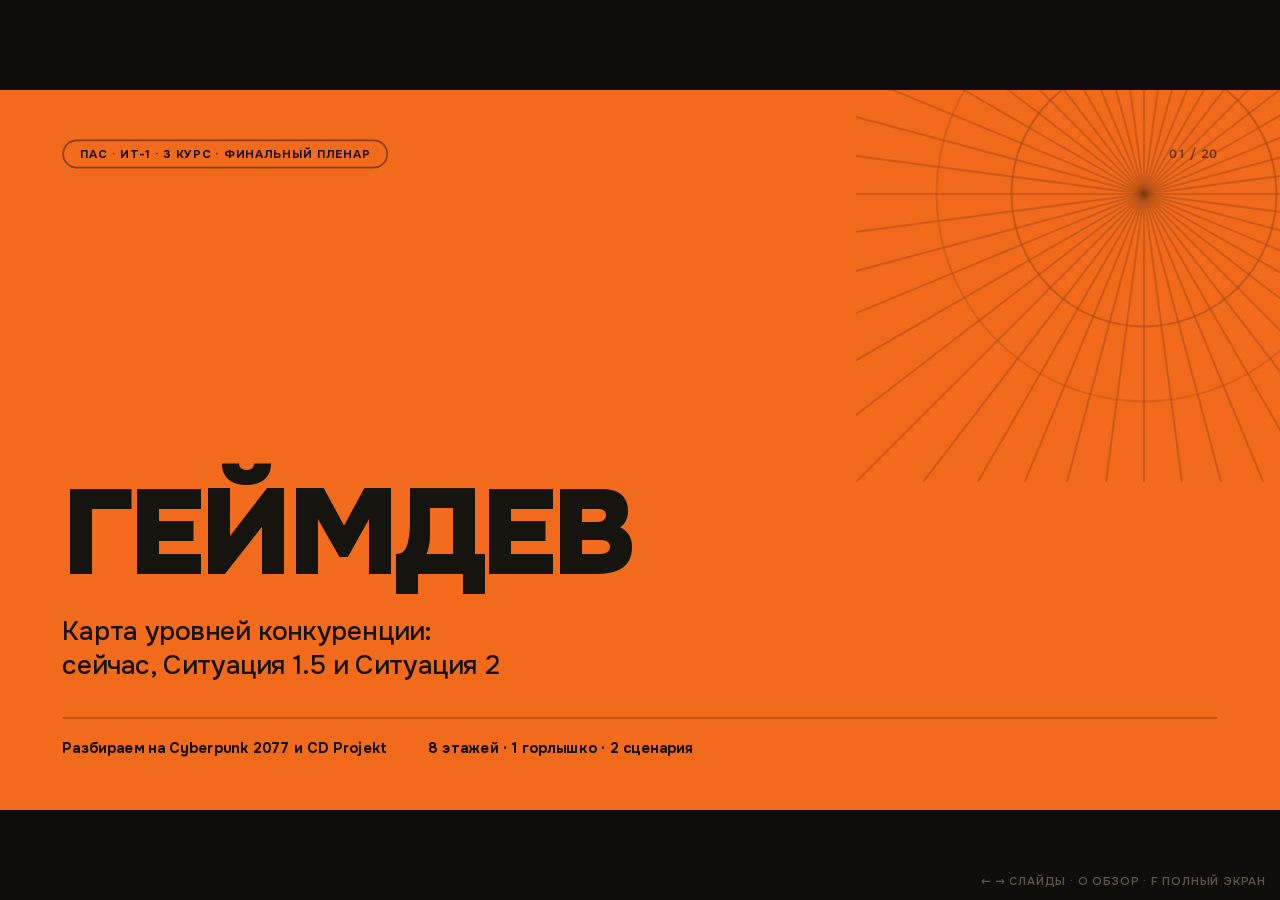
<file: index.html>
<!doctype html>
<html lang="ru">
<head>
<meta charset="utf-8">
<meta name="viewport" content="width=device-width,initial-scale=1">
<title>Геймдев · Такт 2 — объекты конкуренции и бутылочные горлышки</title>
<style>
@font-face{font-family:'Onest';font-style:normal;font-weight:100 900;font-display:block;src:url([data-uri]) format('woff2');unicode-range:U+0301, U+0400-045F, U+0490-0491, U+04B0-04B1, U+2116}
@font-face{font-family:'Onest';font-style:normal;font-weight:100 900;font-display:block;src:url([data-uri]) format('woff2');unicode-range:U+0000-00FF, U+0131, U+0152-0153, U+02BB-02BC, U+02C6, U+02DA, U+02DC, U+0304, U+0308, U+0329, U+2000-206F, U+20AC, U+2122, U+2191, U+2193, U+2212, U+2215, U+FEFF, U+FFFD}

/* ============ токены ============ */
:root{
  --paper:#F1ECE3;      /* кремовая бумага — основной фон */
  --paper-2:#E7E1D5;    /* вторая бумага, для полос и заливок */
  --tile:#FFFFFF;       /* плитки логотипов и карточки */
  --ink:#16140F;        /* текст, 15:1 к бумаге */
  --muted:#6B6558;      /* вторичный текст, 5.6:1 к бумаге */
  --hair:#D3CCBE;       /* линейки */
  --jet:#14130F;        /* полноэкранные тёмные слайды */
  --flame:#F26A1B;      /* единственный акцент */
  --flame-ink:#B34405;  /* оранжевый для мелкого текста на бумаге, 4.8:1 */
  --sage:#DCE2D9;       /* мягкая карточка */
  --f:'Onest','Segoe UI',system-ui,-apple-system,sans-serif;
}

*{box-sizing:border-box;margin:0;padding:0}
html,body{height:100%;background:#0E0D0B;overflow:hidden}
body{font-family:var(--f);color:var(--ink);-webkit-font-smoothing:antialiased}

/* ============ сцена 16:9 ============ */
#stage{position:fixed;inset:0;overflow:hidden;background:#0E0D0B}
#deck{position:absolute;left:50%;top:50%;width:1600px;height:900px;
  transform:translate(-50%,-50%) scale(var(--s,1));transform-origin:center center;
  background:var(--paper);overflow:hidden}

/* ============ слайд ============ */
.s{position:absolute;inset:0;z-index:3;padding:62px 78px 66px;
  opacity:0;visibility:hidden;pointer-events:none;
  display:flex;flex-direction:column;background:var(--paper)}
.s.live{opacity:1;visibility:visible;pointer-events:auto}
.s.dark{background:var(--jet);color:var(--paper)}
.s.hot{background:var(--flame);color:var(--ink)}

/* верхняя строка: пилюля слева, счётчик справа */
.top{display:flex;justify-content:space-between;align-items:center;margin-bottom:34px;flex:none}
/* на слайдах с прижатым/центрированным контентом шапка всё равно держится сверху */
.cover .top,.sec .top{margin-bottom:auto}
.pill{display:inline-flex;align-items:center;height:36px;padding:0 20px;border-radius:999px;
  border:2px solid var(--ink);font-size:14.5px;font-weight:700;letter-spacing:.08em;
  text-transform:uppercase;white-space:nowrap}
.dark .pill{border-color:rgba(241,236,227,.42);color:var(--paper)}
.hot .pill{border-color:rgba(22,20,15,.5)}
.cnt{font-size:15px;font-weight:600;color:var(--muted);font-variant-numeric:tabular-nums;letter-spacing:.04em}
.dark .cnt{color:rgba(241,236,227,.55)}
.hot .cnt{color:rgba(22,20,15,.62)}

/* ============ типографика ============ */
h1{font-weight:900;letter-spacing:-.035em;line-height:1.0;text-transform:uppercase}
h2{font-weight:800;font-size:62px;letter-spacing:-.03em;line-height:1.02}
h3{font-weight:700;font-size:21px;letter-spacing:-.012em;line-height:1.2}
p{font-size:24px;line-height:1.46;max-width:60ch}
.lede{font-size:31px;line-height:1.34;font-weight:400}
.mut{color:var(--muted)}
.dark .mut{color:rgba(241,236,227,.66)}
.hot .mut{color:rgba(22,20,15,.72)}
strong{font-weight:700}
b{font-weight:700}
.ob{color:var(--flame-ink);font-weight:600}       /* объект конкуренции */
.dark .ob,.hot .ob{color:var(--flame)}
.dark .ob{color:#FF8B3D}
.hot .ob{color:var(--ink);text-decoration:underline;text-underline-offset:4px;text-decoration-thickness:2px}

/* появление */
.r{opacity:0;transform:translateY(12px)}
.s.live .r{animation:rise .46s cubic-bezier(.22,.75,.2,1) forwards;animation-delay:calc(var(--i,0)*58ms + 90ms)}
@keyframes rise{to{opacity:1;transform:none}}

/* ============ обложка ============ */
.cover{justify-content:flex-end;overflow:hidden}
.cover h1{font-size:150px;line-height:1.0;padding-top:.02em}
.cover .sub{font-size:33px;font-weight:500;line-height:1.28;margin-top:26px;max-width:30ch}
.cover .meta-b{display:flex;gap:52px;margin-top:44px;padding-top:26px;
  border-top:2px solid rgba(22,20,15,.28);font-size:18px;font-weight:700;letter-spacing:.02em}
.rays{position:absolute;right:-190px;top:-230px;width:720px;height:720px;opacity:.5;pointer-events:none}

/* ============ разделитель раздела ============ */
.sec{justify-content:center}
.sec .huge{position:absolute;right:78px;top:44px;font-size:250px;font-weight:900;
  letter-spacing:-.05em;line-height:.8;color:var(--flame)}
.sec h1{font-size:104px;max-width:14ch}
.sec .note{margin-top:30px;font-size:24px;line-height:1.5;max-width:52ch;color:rgba(241,236,227,.72)}

/* ============ карта уровней ============ */
.map{flex:1;display:flex;flex-direction:column;gap:7px;min-height:0}
.lvl{display:grid;grid-template-columns:58px 250px 1fr auto;align-items:center;gap:0 24px;
  background:var(--tile);border-radius:14px;padding:8px 22px 8px 16px;flex:1;min-height:0}
.lvl .no{font-size:24px;font-weight:800;color:var(--muted);font-variant-numeric:tabular-nums;
  text-align:center;letter-spacing:-.02em}
.lvl .nm{font-size:26px;font-weight:800;letter-spacing:-.025em;line-height:1.08}
.lvl .oj{font-size:24px;font-weight:600;color:var(--flame-ink);line-height:1.18}
.lvl .who{display:flex;align-items:center;gap:20px;justify-content:flex-end;min-width:322px}
.lvl .who .ic{width:46px;height:46px;flex:none}
.lvl .who .txt{font-size:15.5px;color:var(--muted);line-height:1.26;text-align:right;max-width:150px}
.lvl.neck{background:var(--jet)}
.lvl.neck .nm{color:var(--flame)}
.lvl.neck .no{color:rgba(242,106,27,.75)}
.lvl.neck .oj{color:#FF9A52}
.lvl.neck .who .txt{color:rgba(241,236,227,.62)}
.maphead{display:grid;grid-template-columns:58px 250px 1fr auto;gap:0 24px;padding:0 22px 10px 16px;
  font-size:13.5px;font-weight:700;letter-spacing:.1em;text-transform:uppercase;color:var(--muted);flex:none}
.maphead span:last-child{min-width:322px;text-align:right}

/* ============ логотипы ============ */
.ic{fill:currentColor}
.lvl.neck .who .ic{color:var(--paper)!important}

/* ============ состояния строк карты: 1.5 и 2 ============ */
.lvl{position:relative}
.lvl .tag{display:inline-block;margin-left:12px;padding:3px 10px;border-radius:999px;font-size:12.5px;
  font-weight:700;letter-spacing:.03em;vertical-align:middle;white-space:nowrap}
.lvl.grow{box-shadow:inset 4px 0 0 var(--flame)}
.lvl.grow .tag{background:#F9DFCB;color:var(--flame-ink)}
.lvl.shrink{opacity:.62;background:var(--paper-2)}
.lvl.shrink .nm{text-decoration:line-through;text-decoration-thickness:2px;text-decoration-color:var(--flame)}
.lvl.shrink .tag{background:var(--hair);color:var(--ink)}
.lvl.merged{box-shadow:inset 4px 0 0 var(--ink);background:#FBF9F4}
.lvl.merged .tag{background:var(--ink);color:var(--paper)}
.lvl.neck .tag{background:rgba(242,106,27,.22);color:#FF9A52}
/* карты 1.5 и 2: двухстрочные названия и подписи состояний требуют компактной строки */
.map.dyn{gap:6px}
.map.dyn .lvl{padding:5px 18px 5px 14px;gap:0 18px;grid-template-columns:50px 232px 1fr auto}
.map.dyn .lvl .no{font-size:19px}
.map.dyn .lvl .nm{font-size:20px;line-height:1.05}
.map.dyn .lvl .oj{font-size:19px;line-height:1.15;display:flex;flex-direction:column;align-items:flex-start;gap:4px}
.map.dyn .lvl .tag{margin-left:0;font-size:11.5px;padding:2px 9px;line-height:1.2}
.map.dyn .lvl .who .ic{width:36px;height:36px}
.map.dyn .lvl .who img.ic{height:32px!important;max-width:92px}
.map.dyn .lvl .who{gap:14px;min-width:300px}
.maplegend{display:flex;gap:26px;flex:none;margin-bottom:10px;font-size:13px;color:var(--muted)}
.maplegend i{display:inline-block;width:14px;height:14px;border-radius:4px;vertical-align:-2px;margin-right:7px}

/* ============ плитки логотипов ============ */
.wall{display:grid;gap:11px;flex:1;min-height:0}
.tile{background:var(--tile);border-radius:13px;display:flex;flex-direction:column;
  align-items:center;justify-content:center;gap:9px;padding:13px 8px;min-height:0}
.tile .ic{width:64px;height:64px;flex:none}
.tile .nmb{font-size:15px;font-weight:600;color:var(--muted);text-align:center;line-height:1.2}
.tile.wide{flex-direction:row;gap:14px;justify-content:flex-start;padding:15px 18px}
.tile.wide svg{width:34px;height:34px}
.tile.wide .nmb{text-align:left;font-size:14.5px;color:var(--ink);font-weight:700}
.wallgrp{display:flex;flex-direction:column;gap:12px;min-height:0}
.wallgrp .cap{font-size:17px;font-weight:600;letter-spacing:.02em;color:var(--ink);flex:none;line-height:1.3}
.wallgrp .cap b{font-weight:900}
.wallgrp .cap em{font-style:normal;color:var(--flame-ink);font-weight:700}
.wallgrp.hot .cap em{color:var(--ink)}
.wallgrp .grid{display:grid;gap:9px;flex:1;min-height:0}

/* ============ пайплайн: шаги со стрелками ============ */
.pipe{display:flex;align-items:stretch;gap:0;flex:1;min-height:0;margin-top:8px}
/* цепочка без иконок — шаги по контенту и по центру полосы */
.pipe.compact{align-items:center}
.pipe .st{flex:1;min-width:0;background:var(--tile);border-radius:16px;padding:24px 22px;
  display:flex;flex-direction:column}
.pipe .st.last{background:var(--flame)}
/* шаг без иконки — контент по центру, иначе низ пустует */
.pipe .st.mid{justify-content:center;align-self:center}
.pipe .st.mid h5{margin-top:0}
.pipe .st .no{font-size:13px;font-weight:800;letter-spacing:.1em;color:var(--flame-ink);margin-bottom:14px}
.pipe .st.last .no{color:rgba(22,20,15,.7)}
.pipe .st .badge{width:96px;height:96px;margin-bottom:auto;flex:none}
.pipe .st .ui{width:52px;height:52px}
.pipe .st.last .ui{stroke:var(--ink)}
.pipe .st .badge + h5{margin-top:16px}
.pipe .st h5{font-size:20px;font-weight:800;letter-spacing:-.02em;line-height:1.12;margin:16px 0 8px}
.pipe .st p{font-size:15px;line-height:1.32;color:var(--muted);max-width:none}
.pipe .st.last p{color:rgba(22,20,15,.78)}
.pipe .ar{flex:0 0 34px;display:flex;align-items:center;justify-content:center}
.pipe .ar::after{content:"";width:0;height:0;border:9px solid transparent;border-left:12px solid var(--flame)}

/* ============ платформа против витрины ============ */
.pvs{background:var(--tile);border-radius:16px;padding:22px 28px;margin-top:18px;
     font-size:21px;line-height:1.4;color:var(--muted)}
.pvs b{color:var(--ink);font-weight:700}

/* ============ смысловые иконки ============ */
/* иконка — иллюстрация в круглом бейдже, а не буллит */
.badge{width:150px;height:150px;border-radius:50%;background:var(--paper-2);display:grid;
    place-items:center;flex:none}
.card.dark .badge{background:rgba(241,236,227,.1)}
.card.sage .badge{background:rgba(255,255,255,.72)}
.card.hot .badge{background:rgba(22,20,15,.12)}
.ui{width:84px;height:84px;flex:none;stroke:var(--flame);stroke-width:1.5;fill:none;
    stroke-linecap:round;stroke-linejoin:round}
.card.dark .ui{stroke:var(--flame)}
.card.hot .ui{stroke:var(--ink)}
.ui.big{width:76px;height:76px;stroke-width:1.9}

/* ============ сравнение двух этажей ============ */
.vs{display:grid;grid-template-columns:1fr 48px 1fr;align-items:stretch;gap:0;
    background:var(--tile);border-radius:14px;padding:15px 24px}
.vs .side{display:flex;flex-direction:column;justify-content:center}
.vs .side .lb{font-size:12.5px;font-weight:700;letter-spacing:.09em;text-transform:uppercase;
    color:var(--muted);margin-bottom:6px}
.vs .side .tx{font-size:19px;line-height:1.28;font-weight:600}
.vs .side .tx em{font-style:normal;color:var(--flame-ink)}
.vs .mid{display:flex;align-items:center;justify-content:center;font-size:24px;
    font-weight:900;color:var(--flame)}

/* ============ стена логотипов: группы как отдельные панели ============ */
.wallgrp{background:var(--paper-2);border-radius:16px;padding:18px 20px 20px}
.wallgrp.hot{background:#F9DFCB}
.tile.mark{outline:3px solid var(--flame);outline-offset:-3px}
.tile.mark .nmb{color:var(--flame-ink);font-weight:800}

/* ============ карточки ============ */
.cards{display:grid;gap:15px}
.cards > *{min-width:0}
.card *{min-width:0}
/* только прямой потомок слайда растёт: вложенные сетки остаются по контенту */
.s > .cards{flex:1;min-height:0}
/* карточки не растягиваются на всю высоту: короткий текст в высокой карточке
   оставлял пустоты сверху и снизу. Ряд карточек центрируется в кадре целиком */
.s > .cards{align-items:stretch;grid-auto-rows:minmax(0,1fr)}
.col{display:flex;flex-direction:column;gap:14px;min-height:0;justify-content:center}
/* карточки колонки по контенту, центрируется вся колонка — иначе текст режется */
.col > .card{flex:0 0 auto;justify-content:flex-start;padding:20px 26px}
.col > .card > .anchor{margin-bottom:10px}
.col > .card > h4{margin-bottom:8px}
.col > .card > .kn{margin-bottom:10px}
.s > .cards > .card{min-height:0}
/* якорь карточки (иконка, метка, ряд логотипов) держится сверху, текст уходит вниз —
   карточка заполняет ряд без пустот посередине */
/* якорь карточки — один блок сверху, текст прижат к низу */
.card > .anchor{margin-bottom:22px}
.card > .anchor > .kn{margin-bottom:14px}
.card > .anchor > .logos + .kn,.card > .anchor > .badge + .kn{margin-top:14px;margin-bottom:0}
.card.mid > .anchor{margin-bottom:22px}
.card > .badge,.card > .kn,.card > .logos{margin-bottom:auto}
.card.mid{justify-content:center}
.card.mid > .badge,.card.mid > .kn,.card.mid > .logos{margin-bottom:22px}
.logos{display:flex;gap:18px;flex-wrap:wrap}
.logos .ic{width:86px!important;height:86px!important}
.logos.solo{justify-content:flex-start}
.logos.solo .ic{width:170px!important;height:170px!important}
.badge .ic{width:104px!important;height:104px!important}
/* растровые логотипы: высота фиксирована, ширина по пропорции */
img.ic{width:auto!important;object-fit:contain;display:block}
.lvl .who img.ic{height:40px!important;max-width:104px}
.tile img.ic{height:52px!important;max-width:150px}
.badge img.ic{height:72px!important;max-width:132px}
.logos img.ic{height:54px!important;max-width:150px}
.s > h2{margin-bottom:28px}
.vs{justify-content:center}
.c2{grid-template-columns:1fr 1fr}
.c3{grid-template-columns:repeat(3,1fr)}
.c4{grid-template-columns:repeat(4,1fr)}
.card{background:var(--tile);border-radius:16px;padding:28px 30px;display:flex;flex-direction:column;min-width:0}
.card.sage{background:var(--sage)}
.card.dark{background:var(--jet);color:var(--paper)}
.card.dark .mut{color:rgba(241,236,227,.7)}
.card.hot{background:var(--flame)}
.card h4{font-size:30px;font-weight:800;letter-spacing:-.024em;line-height:1.1;margin-bottom:14px}
/* один ряд — одна высота заголовка, иначе абзацы не выстраиваются по базовой линии */
.cards.c3 > .card > h4{min-height:2.2em}
/* блок карточки центрируется целиком: заголовки встают на одну линию */
.s > .cards.c3 > .card{justify-content:center}
.card p{font-size:23px;line-height:1.42;color:var(--muted)}
.card.dark p{color:rgba(241,236,227,.74)}
.card.hot p{color:rgba(22,20,15,.8)}
.card p+p{margin-top:9px}
.card .kn{font-size:14.5px;font-weight:700;letter-spacing:.09em;text-transform:uppercase;
  color:var(--flame-ink);margin-bottom:12px}
.card.dark .kn{color:var(--flame)}

/* списки */
ul{list-style:none}
li{position:relative;padding-left:30px;font-size:24px;line-height:1.4;margin-bottom:16px}
li::before{content:"";position:absolute;left:0;top:.5em;width:13px;height:13px;border-radius:50%;
  background:var(--flame)}
.dark li::before{background:var(--flame)}

/* ============ крупные числа ============ */
.figs{display:grid;grid-template-columns:repeat(3,1fr);gap:0}
.fig{padding-right:34px}
.fig+.fig{padding-left:34px;border-left:1.5px solid var(--hair)}
.dark .fig+.fig{border-left-color:rgba(241,236,227,.2)}
.fig .n{font-size:108px;font-weight:900;letter-spacing:-.05em;line-height:.88;color:var(--flame-ink)}
.dark .fig .n{color:var(--flame)}
.fig .l{font-size:20px;line-height:1.38;color:var(--muted);margin-top:16px}
.dark .fig .l{color:rgba(241,236,227,.7)}

/* ============ до / после ============ */
.ba{flex:1;display:flex;flex-direction:column;gap:7px;min-height:0}
.barow{display:grid;grid-template-columns:1fr 34px 1.32fr;align-items:center;gap:0 18px;
  background:var(--tile);border-radius:12px;padding:11px 20px;flex:1;min-height:0}
.barow .was{font-size:16.5px;color:var(--muted);text-decoration:line-through;
  text-decoration-color:var(--hair);text-decoration-thickness:1.5px}
.barow .ar{color:var(--flame);font-weight:800;font-size:19px;text-align:center}
.barow .now{font-size:17.5px;line-height:1.34}
.barow .now b{font-weight:700}

/* ============ цепочка отказов ============ */
.chain{flex:1;display:grid;grid-template-columns:repeat(4,1fr);gap:13px;min-height:0}
.ch{background:var(--tile);border-radius:15px;padding:22px;display:flex;flex-direction:column}
.ch.dead{background:var(--jet);color:var(--paper)}
.ch h4{font-size:26px;font-weight:800;letter-spacing:-.022em;line-height:1.12;margin-bottom:14px}
.ch.dead h4{color:var(--flame)}
.ch p{font-size:21px;line-height:1.4;color:var(--muted)}
.ch.dead p{color:rgba(241,236,227,.74)}
.ch .verd{margin-top:auto;padding-top:18px;font-size:21px;font-weight:800;line-height:1.2}
.ch.dead .verd{color:var(--flame)}

/* ============ воронка-горлышко ============ */
/* воронка: конус клип-путём, горло и подписи — обычный текст */
.fn{flex:1;display:flex;flex-direction:column;align-items:center;justify-content:center;gap:0;min-height:0}
.fn .cap{font-size:12px;font-weight:700;letter-spacing:.14em;color:var(--muted);margin-bottom:16px}
.fn .cone{width:100%;height:236px;background:var(--paper-2);position:relative;flex:none;
  clip-path:polygon(0 0,100% 0,58% 100%,42% 100%)}
.fn .cone i{position:absolute;left:0;right:0;height:2px;background:var(--tile)}
.fn .neck{width:16%;background:var(--flame);padding:13px 0 11px;text-align:center;flex:none}
.fn .neck b{display:block;font-size:29px;font-weight:900;letter-spacing:-.03em;line-height:1}
.fn .neck s{display:block;text-decoration:none;font-size:10px;font-weight:700;
  letter-spacing:.12em;color:rgba(22,20,15,.72);margin-top:3px}
.fn .arw{width:3px;height:34px;background:var(--flame);flex:none;position:relative}
.fn .arw::after{content:"";position:absolute;left:50%;bottom:-11px;transform:translateX(-50%);
  border:8px solid transparent;border-top:12px solid var(--flame)}
.fn .out{margin-top:20px;font-size:15px;font-weight:800;letter-spacing:.06em}

/* ============ источники ============ */
.srcgrid{flex:1;min-height:0;display:grid;grid-template-columns:1fr 1fr;gap:0 22px;align-content:start}
.srcgrid .hd{font-size:11.5px;font-weight:700;letter-spacing:.09em;text-transform:uppercase;
  color:var(--muted);padding:0 0 7px;border-bottom:2px solid var(--hair)}
.srow{display:grid;grid-template-columns:1fr auto;gap:2px 14px;padding:7px 0;
  border-bottom:1px solid var(--hair);align-items:baseline}
.srow:last-child{border-bottom:none}
.srow .num{font-size:14px;font-weight:600;line-height:1.25;color:var(--ink)}
.srow .lnk{font-size:13px;font-weight:700;color:var(--flame-ink);text-decoration:underline;
  text-underline-offset:2px;white-space:nowrap}
.srow .whr{grid-column:1/-1;font-size:12px;color:var(--muted);line-height:1.2}

/* ============ глоссарий ============ */
.gl{flex:1;display:grid;grid-template-columns:1fr 1fr;gap:11px;min-height:0}
.gi{background:var(--tile);border-radius:14px;padding:20px 26px;display:flex;flex-direction:column;
    justify-content:center;min-height:0}
.gi dt{font-size:24px;font-weight:800;letter-spacing:-.022em;margin-bottom:8px}
.gi dd{font-size:19px;line-height:1.38;color:var(--muted)}

.mt{margin-top:auto}
.note{font-size:20px;line-height:1.46;color:var(--muted);max-width:112ch}
.dark .note{color:rgba(241,236,227,.66)}
.hot .note{color:rgba(22,20,15,.76)}
.after{margin-top:22px}

/* ============ переход ============ */
#wipe{position:absolute;inset:0;z-index:20;pointer-events:none;opacity:0;background:var(--flame)}
#wipe.go{animation:sweep .4s cubic-bezier(.62,0,.36,1)}
@keyframes sweep{
  0%{opacity:1;transform:scaleX(0);transform-origin:left center}
  48%{opacity:1;transform:scaleX(1);transform-origin:left center}
  52%{opacity:1;transform:scaleX(1);transform-origin:right center}
  100%{opacity:1;transform:scaleX(0);transform-origin:right center}
}
.s.in{animation:slidein .36s cubic-bezier(.22,.75,.2,1)}
@keyframes slidein{0%{opacity:0;transform:translateY(var(--dy,14px))}100%{opacity:1;transform:none}}

/* ============ обзор ============ */
#ov{position:fixed;inset:0;z-index:40;background:rgba(20,19,15,.97);display:none;
  grid-template-columns:repeat(5,1fr);gap:14px;padding:36px;overflow:auto;align-content:start}
#ov.on{display:grid}
.ovc{aspect-ratio:16/9;border-radius:11px;background:var(--paper);cursor:pointer;border:2px solid transparent;
  padding:13px;display:flex;flex-direction:column;justify-content:space-between;text-align:left;
  font-family:var(--f);transition:border-color .16s}
.ovc:hover,.ovc:focus-visible{border-color:var(--flame);outline:none}
.ovc.cur{border-color:var(--flame)}
.ovc .t{font-size:14px;font-weight:700;line-height:1.16;color:var(--ink)}
.ovc .i{font-size:12px;font-weight:600;color:var(--muted);font-variant-numeric:tabular-nums}

#help{position:fixed;right:14px;bottom:11px;z-index:30;font-size:11.5px;color:#5A544A;
  font-weight:600;letter-spacing:.07em;transition:opacity .5s;pointer-events:none}
#help.hide{opacity:0}
:focus-visible{outline:2px solid var(--flame);outline-offset:3px}

@media (prefers-reduced-motion:reduce){
  #wipe.go,.s.in{animation:none}
  .s.live .r{animation:none;opacity:1;transform:none}
}

/* ============ печать в PDF ============ */
@media print{
  @page{size:1600px 900px;margin:0}
  html,body{overflow:visible;height:auto;background:#fff}
  #stage{position:static;display:block}
  #deck{position:static;left:auto;top:auto;transform:none;width:1600px;height:auto;overflow:visible}
  #help,#ov,#wipe{display:none!important}
  .s{position:relative;inset:auto;width:1600px;height:900px;opacity:1!important;visibility:visible!important;
     page-break-after:always;break-after:page}
  .s:last-of-type{page-break-after:auto;break-after:auto}
  .s .r{opacity:1!important;transform:none!important;animation:none!important}
}
</style>
</head>
<body>

<div id="stage">
  <div id="deck"><svg id="sprite" aria-hidden="true" style="position:absolute;width:0;height:0;overflow:hidden"><defs><symbol id="i-unity" viewBox="0 0 24 24"><path d="m12.9288 4.2939 3.7997 2.1929c.1366.077.1415.2905 0 .3675l-4.515 2.6076a.4192.4192 0 0 1-.4246 0L7.274 6.8543c-.139-.0745-.1415-.293 0-.3675l3.7972-2.193V0L1.3758 5.5977V16.793l3.7177-2.1456v-4.3858c-.0025-.1565.1813-.2682.318-.1838l4.5148 2.6076a.4252.4252 0 0 1 .2136.3676v5.2127c.0025.1565-.1813.2682-.3179.1838l-3.7996-2.1929-3.7178 2.1457L12 24l9.6954-5.5977-3.7178-2.1457-3.7996 2.1929c-.1341.082-.3229-.0248-.3179-.1838V13.053c0-.1565.087-.2956.2136-.3676l4.5149-2.6076c.134-.082.3228.0224.3179.1838v4.3858l3.7177 2.1456V5.5977L12.9288 0Z"/></symbol><symbol id="i-unrealengine" viewBox="0 0 24 24"><path d="M12 0a12 12 0 1012 12A12 12 0 0012 0zm0 23.52A11.52 11.52 0 1123.52 12 11.52 11.52 0 0112 23.52zm7.13-9.791c-.206.997-1.126 3.557-4.06 4.942l-1.179-1.325-1.988 2a7.338 7.338 0 01-5.804-2.978 2.859 2.859 0 00.65.123c.326.006.678-.114.678-.66v-5.394a.89.89 0 00-1.116-.89c-.92.212-1.656 2.509-1.656 2.509a7.304 7.304 0 012.528-5.597 7.408 7.408 0 013.73-1.721c-1.006.573-1.57 1.507-1.57 2.29 0 1.262.76 1.109.984.923v7.28a1.157 1.157 0 00.148.256 1.075 1.075 0 00.88.445c.76 0 1.747-.868 1.747-.868V9.172c0-.6-.452-1.324-.905-1.572 0 0 .838-.149 1.484.346a5.537 5.537 0 01.387-.425c1.508-1.48 2.929-1.902 4.112-2.112 0 0-2.151 1.69-2.151 3.96 0 1.687.043 5.801.043 5.801.799.771 1.986-.342 3.059-1.441Z"/></symbol><symbol id="i-godotengine" viewBox="0 0 24 24"><path d="M9.5598.683c-1.096.244-2.1812.5831-3.1983 1.0951.023.8981.081 1.7582.199 2.6323-.395.253-.81.47-1.178.766-.375.288-.7581.564-1.0971.9011-.6781-.448-1.3962-.869-2.1352-1.2411C1.3532 5.6934.608 6.6186 0 7.6546c.458.7411.936 1.4352 1.4521 2.0942h.014v6.3565c.012 0 .023 0 .035.003l3.8963.376c.204.02.364.184.378.3891l.12 1.7201 3.3994.242.234-1.587c.03-.206.207-.358.415-.358h4.1114c.208 0 .385.152.415.358l.234 1.587 3.3993-.242.12-1.72a.4196.4196 0 01.378-.3891l3.8954-.376c.012 0 .023-.003.035-.003v-.5071h.002V9.7498h.014c.516-.659.994-1.3531 1.4521-2.0942-.608-1.036-1.3541-1.9611-2.1512-2.8192-.739.372-1.4571.793-2.1352 1.2411-.339-.337-.721-.613-1.096-.901-.369-.296-.7841-.5131-1.1781-.7661.117-.8741.175-1.7342.199-2.6323-1.0171-.512-2.1012-.851-3.1983-1.095-.438.736-.838 1.533-1.1871 2.3121-.414-.069-.829-.094-1.2461-.099h-.016c-.417.005-.832.03-1.2461.099-.349-.779-.749-1.576-1.1881-2.3121l.001-.001zM6.4765 9.9889c1.2971 0 2.3492 1.0511 2.3492 2.3482s-1.052 2.3482-2.3492 2.3482c-1.296 0-2.3482-1.051-2.3482-2.3482 0-1.297 1.0511-2.3482 2.3482-2.3482zm11.049 0c1.296 0 2.3482 1.0511 2.3482 2.3482s-1.0511 2.3482-2.3482 2.3482-2.3492-1.051-2.3492-2.3482c0-1.297 1.051-2.3482 2.3492-2.3482zm-10.824.9301c-.861 0-1.559.698-1.559 1.5591s.698 1.5582 1.559 1.5582c.8611 0 1.5592-.698 1.5592-1.5582 0-.86-.697-1.559-1.5591-1.559zm10.598 0c-.8611 0-1.5582.698-1.5582 1.5591s.697 1.5582 1.5581 1.5582c.8611 0 1.5592-.698 1.5592-1.5582 0-.86-.697-1.559-1.5592-1.559zm-5.2985.453c.417 0 .757.308.757.6871v2.1622c0 .379-.339.687-.757.687s-.756-.308-.756-.687V12.059c0-.379.339-.687.756-.687zM1.4601 16.9464c.002.377.006.789.006.871 0 3.7014 4.6944 5.4795 10.5269 5.5005h.014c5.8325-.02 10.5259-1.7991 10.5259-5.5004 0-.084.005-.495.007-.871l-3.5023.338-.121 1.729a.421.421 0 01-.389.3901l-4.1814.296a.4203.4203 0 01-.415-.358l-.238-1.6141h-3.3863l-.238 1.6141a.4192.4192 0 01-.4451.357l-4.1513-.296c-.208-.015-.375-.181-.389-.389l-.12-1.7292-3.5044-.337z"/></symbol><symbol id="i-steam" viewBox="0 0 24 24"><path d="M11.979 0C5.678 0 .511 4.86.022 11.037l6.432 2.658c.545-.371 1.203-.59 1.912-.59.063 0 .125.004.188.006l2.861-4.142V8.91c0-2.495 2.028-4.524 4.524-4.524 2.494 0 4.524 2.031 4.524 4.527s-2.03 4.525-4.524 4.525h-.105l-4.076 2.911c0 .052.004.105.004.159 0 1.875-1.515 3.396-3.39 3.396-1.635 0-3.016-1.173-3.331-2.727L.436 15.27C1.862 20.307 6.486 24 11.979 24c6.627 0 11.999-5.373 11.999-12S18.605 0 11.979 0zM7.54 18.21l-1.473-.61c.262.543.714.999 1.314 1.25 1.297.539 2.793-.076 3.332-1.375.263-.63.264-1.319.005-1.949s-.75-1.121-1.377-1.383c-.624-.26-1.29-.249-1.878-.03l1.523.63c.956.4 1.409 1.5 1.009 2.455-.397.957-1.497 1.41-2.454 1.012H7.54zm11.415-9.303c0-1.662-1.353-3.015-3.015-3.015-1.665 0-3.015 1.353-3.015 3.015 0 1.665 1.35 3.015 3.015 3.015 1.663 0 3.015-1.35 3.015-3.015zm-5.273-.005c0-1.252 1.013-2.266 2.265-2.266 1.249 0 2.266 1.014 2.266 2.266 0 1.251-1.017 2.265-2.266 2.265-1.253 0-2.265-1.014-2.265-2.265z"/></symbol><symbol id="i-epicgames" viewBox="0 0 24 24"><path d="M3.537 0C2.165 0 1.66.506 1.66 1.879V18.44a4.262 4.262 0 00.02.433c.031.3.037.59.316.92.027.033.311.245.311.245.153.075.258.13.43.2l8.335 3.491c.433.199.614.276.928.27h.002c.314.006.495-.071.928-.27l8.335-3.492c.172-.07.277-.124.43-.2 0 0 .284-.211.311-.243.28-.33.285-.621.316-.92a4.261 4.261 0 00.02-.434V1.879c0-1.373-.506-1.88-1.878-1.88zm13.366 3.11h.68c1.138 0 1.688.553 1.688 1.696v1.88h-1.374v-1.8c0-.369-.17-.54-.523-.54h-.235c-.367 0-.537.17-.537.539v5.81c0 .369.17.54.537.54h.262c.353 0 .523-.171.523-.54V8.619h1.373v2.143c0 1.144-.562 1.71-1.7 1.71h-.694c-1.138 0-1.7-.566-1.7-1.71V4.82c0-1.144.562-1.709 1.7-1.709zm-12.186.08h3.114v1.274H6.117v2.603h1.648v1.275H6.117v2.774h1.74v1.275h-3.14zm3.816 0h2.198c1.138 0 1.7.564 1.7 1.708v2.445c0 1.144-.562 1.71-1.7 1.71h-.799v3.338h-1.4zm4.53 0h1.4v9.201h-1.4zm-3.13 1.235v3.392h.575c.354 0 .523-.171.523-.54V4.965c0-.368-.17-.54-.523-.54zm-3.74 10.147a1.708 1.708 0 01.591.108 1.745 1.745 0 01.49.299l-.452.546a1.247 1.247 0 00-.308-.195.91.91 0 00-.363-.068.658.658 0 00-.28.06.703.703 0 00-.224.163.783.783 0 00-.151.243.799.799 0 00-.056.299v.008a.852.852 0 00.056.31.7.7 0 00.157.245.736.736 0 00.238.16.774.774 0 00.303.058.79.79 0 00.445-.116v-.339h-.548v-.565H7.37v1.255a2.019 2.019 0 01-.524.307 1.789 1.789 0 01-.683.123 1.642 1.642 0 01-.602-.107 1.46 1.46 0 01-.478-.3 1.371 1.371 0 01-.318-.455 1.438 1.438 0 01-.115-.58v-.008a1.426 1.426 0 01.113-.57 1.449 1.449 0 01.312-.46 1.418 1.418 0 01.474-.309 1.58 1.58 0 01.598-.111 1.708 1.708 0 01.045 0zm11.963.008a2.006 2.006 0 01.612.094 1.61 1.61 0 01.507.277l-.386.546a1.562 1.562 0 00-.39-.205 1.178 1.178 0 00-.388-.07.347.347 0 00-.208.052.154.154 0 00-.07.127v.008a.158.158 0 00.022.084.198.198 0 00.076.066.831.831 0 00.147.06c.062.02.14.04.236.061a3.389 3.389 0 01.43.122 1.292 1.292 0 01.328.17.678.678 0 01.207.24.739.739 0 01.071.337v.008a.865.865 0 01-.081.382.82.82 0 01-.229.285 1.032 1.032 0 01-.353.18 1.606 1.606 0 01-.46.061 2.16 2.16 0 01-.71-.116 1.718 1.718 0 01-.593-.346l.43-.514c.277.223.578.335.9.335a.457.457 0 00.236-.05.157.157 0 00.082-.142v-.008a.15.15 0 00-.02-.077.204.204 0 00-.073-.066.753.753 0 00-.143-.062 2.45 2.45 0 00-.233-.062 5.036 5.036 0 01-.413-.113 1.26 1.26 0 01-.331-.16.72.72 0 01-.222-.243.73.73 0 01-.082-.36v-.008a.863.863 0 01.074-.359.794.794 0 01.214-.283 1.007 1.007 0 01.34-.185 1.423 1.423 0 01.448-.066 2.006 2.006 0 01.025 0zm-9.358.025h.742l1.183 2.81h-.825l-.203-.499H8.623l-.198.498h-.81zm2.197.02h.814l.663 1.08.663-1.08h.814v2.79h-.766v-1.602l-.711 1.091h-.016l-.707-1.083v1.593h-.754zm3.469 0h2.235v.658h-1.473v.422h1.334v.61h-1.334v.442h1.493v.658h-2.255zm-5.3.897l-.315.793h.624zm-1.145 5.19h8.014l-4.09 1.348z"/></symbol><symbol id="i-gogdotcom" viewBox="0 0 24 24"><path d="M7.15 15.24H4.36a.4.4 0 0 0-.4.4v2c0 .21.18.4.4.4h2.8v1.32h-3.5c-.56 0-1.02-.46-1.02-1.03v-3.39c0-.56.46-1.02 1.03-1.02h3.48v1.32zM8.16 11.54c0 .58-.47 1.05-1.05 1.05H2.63v-1.35h3.78a.4.4 0 0 0 .4-.4V6.39a.4.4 0 0 0-.4-.4H4.39a.4.4 0 0 0-.41.4v2.02c0 .23.18.4.4.4H6v1.35H3.68c-.58 0-1.05-.46-1.05-1.04V5.68c0-.57.47-1.04 1.05-1.04H7.1c.58 0 1.05.47 1.05 1.04v5.86zM21.36 19.36h-1.32v-4.12h-.93a.4.4 0 0 0-.4.4v3.72h-1.33v-4.12h-.93a.4.4 0 0 0-.4.4v3.72h-1.33v-4.42c0-.56.46-1.02 1.03-1.02h5.61v5.44zM21.37 11.54c0 .58-.47 1.05-1.05 1.05h-4.48v-1.35h3.78a.4.4 0 0 0 .4-.4V6.39a.4.4 0 0 0-.4-.4h-2.03a.4.4 0 0 0-.4.4v2.02c0 .23.18.4.4.4h1.62v1.35H16.9c-.58 0-1.05-.46-1.05-1.04V5.68c0-.57.47-1.04 1.05-1.04h3.43c.58 0 1.05.47 1.05 1.04v5.86zM13.72 4.64h-3.44c-.58 0-1.04.47-1.04 1.04v3.44c0 .58.46 1.04 1.04 1.04h3.44c.57 0 1.04-.46 1.04-1.04V5.68c0-.57-.47-1.04-1.04-1.04m-.3 1.75v2.02a.4.4 0 0 1-.4.4h-2.03a.4.4 0 0 1-.4-.4V6.4c0-.22.17-.4.4-.4H13c.23 0 .4.18.4.4zM12.63 13.92H9.24c-.57 0-1.03.46-1.03 1.02v3.39c0 .57.46 1.03 1.03 1.03h3.39c.57 0 1.03-.46 1.03-1.03v-3.39c0-.56-.46-1.02-1.03-1.02m-.3 1.72v2a.4.4 0 0 1-.4.4v-.01H9.94a.4.4 0 0 1-.4-.4v-1.99c0-.22.18-.4.4-.4h2c.22 0 .4.18.4.4zM23.49 1.1a1.74 1.74 0 0 0-1.24-.52H1.75A1.74 1.74 0 0 0 0 2.33v19.34a1.74 1.74 0 0 0 1.75 1.75h20.5A1.74 1.74 0 0 0 24 21.67V2.33c0-.48-.2-.92-.51-1.24m0 20.58a1.23 1.23 0 0 1-1.24 1.24H1.75A1.23 1.23 0 0 1 .5 21.67V2.33a1.23 1.23 0 0 1 1.24-1.24h20.5a1.24 1.24 0 0 1 1.24 1.24v19.34z"/></symbol><symbol id="i-itchdotio" viewBox="0 0 24 24"><path d="M3.13 1.338C2.08 1.96.02 4.328 0 4.95v1.03c0 1.303 1.22 2.45 2.325 2.45 1.33 0 2.436-1.102 2.436-2.41 0 1.308 1.07 2.41 2.4 2.41 1.328 0 2.362-1.102 2.362-2.41 0 1.308 1.137 2.41 2.466 2.41h.024c1.33 0 2.466-1.102 2.466-2.41 0 1.308 1.034 2.41 2.363 2.41 1.33 0 2.4-1.102 2.4-2.41 0 1.308 1.106 2.41 2.435 2.41C22.78 8.43 24 7.282 24 5.98V4.95c-.02-.62-2.082-2.99-3.13-3.612-3.253-.114-5.508-.134-8.87-.133-3.362 0-7.945.053-8.87.133zm6.376 6.477a2.74 2.74 0 0 1-.468.602c-.5.49-1.19.795-1.947.795a2.786 2.786 0 0 1-1.95-.795c-.182-.178-.32-.37-.446-.59-.127.222-.303.412-.486.59a2.788 2.788 0 0 1-1.95.795c-.092 0-.187-.025-.264-.052-.107 1.113-.152 2.176-.168 2.95v.005l-.006 1.167c.02 2.334-.23 7.564 1.03 8.85 1.952.454 5.545.662 9.15.663 3.605 0 7.198-.21 9.15-.664 1.26-1.284 1.01-6.514 1.03-8.848l-.006-1.167v-.004c-.016-.775-.06-1.838-.168-2.95-.077.026-.172.052-.263.052a2.788 2.788 0 0 1-1.95-.795c-.184-.178-.36-.368-.486-.59-.127.22-.265.412-.447.59a2.786 2.786 0 0 1-1.95.794c-.76 0-1.446-.303-1.948-.793a2.74 2.74 0 0 1-.468-.602 2.738 2.738 0 0 1-.463.602 2.787 2.787 0 0 1-1.95.794h-.16a2.787 2.787 0 0 1-1.95-.793 2.738 2.738 0 0 1-.464-.602zm-2.004 2.59v.002c.795.002 1.5 0 2.373.953.687-.072 1.406-.108 2.125-.107.72 0 1.438.035 2.125.107.873-.953 1.578-.95 2.372-.953.376 0 1.876 0 2.92 2.934l1.123 4.028c.832 2.995-.266 3.068-1.636 3.07-2.03-.075-3.156-1.55-3.156-3.025-1.124.184-2.436.276-3.748.277-1.312 0-2.624-.093-3.748-.277 0 1.475-1.125 2.95-3.156 3.026-1.37-.004-2.468-.077-1.636-3.072l1.122-4.027c1.045-2.934 2.545-2.934 2.92-2.934zM12 12.714c-.002.002-2.14 1.964-2.523 2.662l1.4-.056v1.22c0 .056.56.033 1.123.007.562.026 1.124.05 1.124-.008v-1.22l1.4.055C14.138 14.677 12 12.713 12 12.713z"/></symbol><symbol id="i-playstation" viewBox="0 0 24 24"><path d="M8.984 2.596v17.547l3.915 1.261V6.688c0-.69.304-1.151.794-.991.636.18.76.814.76 1.505v5.875c2.441 1.193 4.362-.002 4.362-3.152 0-3.237-1.126-4.675-4.438-5.827-1.307-.448-3.728-1.186-5.39-1.502zm4.656 16.241l6.296-2.275c.715-.258.826-.625.246-.818-.586-.192-1.637-.139-2.357.123l-4.205 1.5V14.98l.24-.085s1.201-.42 2.913-.615c1.696-.18 3.785.03 5.437.661 1.848.601 2.04 1.472 1.576 2.072-.465.6-1.622 1.036-1.622 1.036l-8.544 3.107V18.86zM1.807 18.6c-1.9-.545-2.214-1.668-1.352-2.32.801-.586 2.16-1.052 2.16-1.052l5.615-2.013v2.313L4.205 17c-.705.271-.825.632-.239.826.586.195 1.637.15 2.343-.12L8.247 17v2.074c-.12.03-.256.044-.39.073-1.939.331-3.996.196-6.038-.479z"/></symbol><symbol id="i-xbox" viewBox="0 0 24 24"><path d="M4.102 21.033C6.211 22.881 8.977 24 12 24c3.026 0 5.789-1.119 7.902-2.967 1.877-1.912-4.316-8.709-7.902-11.417-3.582 2.708-9.779 9.505-7.898 11.417zm11.16-14.406c2.5 2.961 7.484 10.313 6.076 12.912C23.002 17.48 24 14.861 24 12.004c0-3.34-1.365-6.362-3.57-8.536 0 0-.027-.022-.082-.042-.063-.022-.152-.045-.281-.045-.592 0-1.985.434-4.805 3.246zM3.654 3.426c-.057.02-.082.041-.086.042C1.365 5.642 0 8.664 0 12.004c0 2.854.998 5.473 2.661 7.533-1.401-2.605 3.579-9.951 6.08-12.91-2.82-2.813-4.216-3.245-4.806-3.245-.131 0-.223.021-.281.046v-.002zM12 3.551S9.055 1.828 6.755 1.746c-.903-.033-1.454.295-1.521.339C7.379.646 9.659 0 11.984 0H12c2.334 0 4.605.646 6.766 2.085-.068-.046-.615-.372-1.52-.339C14.946 1.828 12 3.545 12 3.545v.006z"/></symbol><symbol id="i-nintendoswitch" viewBox="0 0 24 24"><path d="M14.176 24h3.674c3.376 0 6.15-2.774 6.15-6.15V6.15C24 2.775 21.226 0 17.85 0H14.1c-.074 0-.15.074-.15.15v23.7c-.001.076.075.15.226.15zm4.574-13.199c1.351 0 2.399 1.125 2.399 2.398 0 1.352-1.125 2.4-2.399 2.4-1.35 0-2.4-1.049-2.4-2.4-.075-1.349 1.05-2.398 2.4-2.398zM11.4 0H6.15C2.775 0 0 2.775 0 6.15v11.7C0 21.226 2.775 24 6.15 24h5.25c.074 0 .15-.074.15-.149V.15c.001-.076-.075-.15-.15-.15zM9.676 22.051H6.15c-2.326 0-4.201-1.875-4.201-4.201V6.15c0-2.326 1.875-4.201 4.201-4.201H9.6l.076 20.102zM3.75 7.199c0 1.275.975 2.25 2.25 2.25s2.25-.975 2.25-2.25c0-1.273-.975-2.25-2.25-2.25s-2.25.977-2.25 2.25z"/></symbol><symbol id="i-nintendo" viewBox="0 0 24 24"><path d="m4.447 12.546-1.202-1.942h-.864v2.793h.864v-1.942l1.202 1.942h.856v-2.793H4.44l.007 1.942Zm6.828-1.001v-.279h-.451v-.376h-.841v.376h-.458v.279h.458v1.852h.841v-1.852h.451Zm-5.491 1.844h.834v-1.852h-.834v1.852Zm0-2.213h.841v-.572h-.841v.572Zm14.663.233c-.676 0-1.224.467-1.224 1.039 0 .572.548 1.039 1.224 1.039.676 0 1.225-.467 1.225-1.039 0-.572-.549-1.039-1.225-1.039Zm.338 1.431c0 .293-.173.414-.338.414-.165 0-.346-.121-.346-.414v-.783c0-.294.173-.414.346-.414.165 0 .338.12.338.414v.783Zm-2.659-1.212a1.093 1.093 0 0 0-.473-.166c-.601-.053-1.067.482-1.067.971 0 .648.496.881.571.919.285.128.646.135.961-.068v.105h.827v-2.785h-.827c.008 0 .008.595.008 1.024Zm.008.828v.331c0 .286-.196.361-.331.361s-.331-.075-.331-.361v-.662c0-.287.196-.362.331-.362.128 0 .33.075.33.362v.331h.001Zm-9.556-1.001a1.02 1.02 0 0 0-.668.278v-.196h-.834v1.852h.834V12.17c0-.158.172-.339.398-.339.225 0 .383.181.383.339v1.219h.834v-1.008c0-.731-.631-.942-.947-.926Zm6.798 0a1.01 1.01 0 0 0-.668.278v-.196h-.834v1.852h.834V12.17c0-.158.173-.339.398-.339.225 0 .383.181.383.339v1.219h.834v-1.008c0-.731-.631-.942-.947-.926Zm-1.75 1.016c0-.572-.556-1.054-1.232-1.054-.683 0-1.232.467-1.232 1.039 0 .572.549 1.039 1.232 1.039.564 0 1.044-.324 1.187-.76h-.834v.112c0 .339-.225.414-.345.414-.128 0-.353-.075-.353-.413v-.385l1.577.008Zm-1.517-.655a.346.346 0 0 1 .293-.166c.112 0 .225.053.293.166.052.09.052.203.052.361h-.698c0-.158.007-.263.06-.361Zm9.893-.866c0-.09-.068-.135-.203-.135h-.188v.474h.113v-.196h.06l.09.196h.128l-.105-.211c.067-.022.105-.068.105-.128Zm-.218.068h-.06v-.136h.052c.068 0 .105.023.105.068 0 .053-.029.068-.097.068Zm.007-.392a.433.433 0 0 0-.428.43c0 .233.196.429.429.429a.429.429 0 0 0 0-.859h-.001Zm0 .776a.35.35 0 0 1-.345-.346.35.35 0 0 1 .346-.347.35.35 0 0 1 .345.347.35.35 0 0 1-.345.346h-.001Zm-.938-2.364H3.132C1.254 9.03 0 10.386 0 12.004s1.254 2.959 3.14 2.959h17.72c1.886 0 3.14-1.34 3.14-2.959-.007-1.618-1.269-2.966-3.147-2.966Zm-.008 5.202H3.14c-1.495.008-2.404-1.001-2.404-2.236 0-1.235.917-2.228 2.404-2.236h17.705c1.487 0 2.404 1.001 2.404 2.236 0 1.235-.909 2.236-2.404 2.236Z"/></symbol><symbol id="i-appstore" viewBox="0 0 24 24"><path d="M8.8086 14.9194l6.1107-11.0368c.0837-.1513.1682-.302.2437-.4584.0685-.142.1267-.2854.1646-.4403.0803-.3259.0588-.6656-.066-.9767-.1238-.3095-.3417-.5678-.6201-.7355a1.4175 1.4175 0 0 0-.921-.1924c-.3207.043-.6135.1935-.8443.4288-.1094.1118-.1996.2361-.2832.369-.092.1463-.175.2979-.259.4492l-.3864.6979-.3865-.6979c-.0837-.1515-.1667-.303-.2587-.4492-.0837-.1329-.1739-.2572-.2835-.369-.2305-.2353-.5233-.3857-.844-.429a1.4181 1.4181 0 0 0-.921.1926c-.2784.1677-.4964.426-.6203.7355-.1246.311-.1461.6508-.066.9767.038.155.0962.2984.1648.4403.0753.1564.1598.307.2437.4584l1.248 2.2543-4.8625 8.7825H2.0295c-.1676 0-.3351-.0007-.5026.0092-.1522.009-.3004.0284-.448.0714-.3108.0906-.5822.2798-.7783.548-.195.2665-.3006.5929-.3006.9279 0 .3352.1057.6612.3006.9277.196.2683.4675.4575.7782.548.1477.043.296.0623.4481.0715.1675.01.335.009.5026.009h13.0974c.0171-.0357.059-.1294.1-.2697.415-1.4151-.6156-2.843-2.0347-2.843zM3.113 18.5418l-.7922 1.5008c-.0818.1553-.1644.31-.2384.4705-.067.1458-.124.293-.1611.452-.0785.3346-.0576.6834.0645 1.0029.1212.3175.3346.583.607.7549.2727.172.5891.2416.9013.1975.3139-.044.6005-.1986.8263-.4402.1072-.1148.1954-.2424.2772-.3787.0902-.1503.1714-.3059.2535-.4612L6 19.4636c-.0896-.149-.9473-1.4704-2.887-.9218m20.5861-3.0056a1.4707 1.4707 0 0 0-.779-.5407c-.1476-.0425-.2961-.0616-.4483-.0705-.1678-.0099-.3352-.0091-.503-.0091H18.648l-4.3891-7.817c-.6655.7005-.9632 1.485-1.0773 2.1976-.1655 1.0333.0367 2.0934.546 3.0004l5.2741 9.3933c.084.1494.167.299.2591.4435.0837.131.1739.2537.2836.364.231.2323.5238.3809.8449.4232.3192.0424.643-.0244.9217-.1899.2784-.1653.4968-.4204.621-.7257.1246-.3072.146-.6425.0658-.9641-.0381-.1529-.0962-.2945-.165-.4346-.0753-.1543-.1598-.303-.2438-.4524l-1.216-2.1662h1.596c.1677 0 .3351.0009.5029-.009.1522-.009.3007-.028.4483-.0705a1.4707 1.4707 0 0 0 .779-.5407A1.5386 1.5386 0 0 0 24 16.452a1.539 1.539 0 0 0-.3009-.9158Z"/></symbol><symbol id="i-googleplay" viewBox="0 0 24 24"><path d="M22.018 13.298l-3.919 2.218-3.515-3.493 3.543-3.521 3.891 2.202a1.49 1.49 0 0 1 0 2.594zM1.337.924a1.486 1.486 0 0 0-.112.568v21.017c0 .217.045.419.124.6l11.155-11.087L1.337.924zm12.207 10.065l3.258-3.238L3.45.195a1.466 1.466 0 0 0-.946-.179l11.04 10.973zm0 2.067l-11 10.933c.298.036.612-.016.906-.183l13.324-7.54-3.23-3.21z"/></symbol><symbol id="i-apple" viewBox="0 0 24 24"><path d="M12.152 6.896c-.948 0-2.415-1.078-3.96-1.04-2.04.027-3.91 1.183-4.961 3.014-2.117 3.675-.546 9.103 1.519 12.09 1.013 1.454 2.208 3.09 3.792 3.039 1.52-.065 2.09-.987 3.935-.987 1.831 0 2.35.987 3.96.948 1.637-.026 2.676-1.48 3.676-2.948 1.156-1.688 1.636-3.325 1.662-3.415-.039-.013-3.182-1.221-3.22-4.857-.026-3.04 2.48-4.494 2.597-4.559-1.429-2.09-3.623-2.324-4.39-2.376-2-.156-3.675 1.09-4.61 1.09zM15.53 3.83c.843-1.012 1.4-2.427 1.245-3.83-1.207.052-2.662.805-3.532 1.818-.78.896-1.454 2.338-1.273 3.714 1.338.104 2.715-.688 3.559-1.701"/></symbol><symbol id="i-android" viewBox="0 0 24 24"><path d="M18.4395 5.5586c-.675 1.1664-1.352 2.3318-2.0274 3.498-.0366-.0155-.0742-.0286-.1113-.043-1.8249-.6957-3.484-.8-4.42-.787-1.8551.0185-3.3544.4643-4.2597.8203-.084-.1494-1.7526-3.021-2.0215-3.4864a1.1451 1.1451 0 0 0-.1406-.1914c-.3312-.364-.9054-.4859-1.379-.203-.475.282-.7136.9361-.3886 1.5019 1.9466 3.3696-.0966-.2158 1.9473 3.3593.0172.031-.4946.2642-1.3926 1.0177C2.8987 12.176.452 14.772 0 18.9902h24c-.119-1.1108-.3686-2.099-.7461-3.0683-.7438-1.9118-1.8435-3.2928-2.7402-4.1836a12.1048 12.1048 0 0 0-2.1309-1.6875c.6594-1.122 1.312-2.2559 1.9649-3.3848.2077-.3615.1886-.7956-.0079-1.1191a1.1001 1.1001 0 0 0-.8515-.5332c-.5225-.0536-.9392.3128-1.0488.5449zm-.0391 8.461c.3944.5926.324 1.3306-.1563 1.6503-.4799.3197-1.188.0985-1.582-.4941-.3944-.5927-.324-1.3307.1563-1.6504.4727-.315 1.1812-.1086 1.582.4941zM7.207 13.5273c.4803.3197.5506 1.0577.1563 1.6504-.394.5926-1.1038.8138-1.584.4941-.48-.3197-.5503-1.0577-.1563-1.6504.4008-.6021 1.1087-.8106 1.584-.4941z"/></symbol><symbol id="i-ubisoft" viewBox="0 0 24 24"><path d="M23.561 11.988C23.301-.304 6.954-4.89.656 6.634c.282.206.661.477.943.672a11.747 11.747 0 00-.976 3.067 11.885 11.885 0 00-.184 2.071C.439 18.818 5.621 24 12.005 24c6.385 0 11.556-5.17 11.556-11.556v-.455zm-20.27 2.06c-.152 1.246-.054 1.636-.054 1.788l-.282.098c-.108-.206-.37-.932-.488-1.908C2.163 10.308 4.7 6.96 8.57 6.33c3.544-.52 6.937 1.68 7.728 4.758l-.282.098c-.087-.087-.228-.336-.77-.878-4.281-4.281-11.002-2.32-11.956 3.74zm11.002 2.081a3.145 3.145 0 01-2.59 1.355 3.15 3.15 0 01-3.155-3.155 3.159 3.159 0 012.927-3.144c1.018-.043 1.972.51 2.416 1.398a2.58 2.58 0 01-.455 2.95c.293.205.575.4.856.595zm6.58.12c-1.669 3.782-5.106 5.766-8.77 5.712-7.034-.347-9.083-8.466-4.38-11.393l.207.206c-.076.108-.358.325-.791 1.182-.51 1.041-.672 2.081-.607 2.732.369 5.67 8.314 6.83 11.045 1.214C21.057 8.217 11.822.401 3.626 6.374l-.184-.184C5.599 2.808 9.816 1.3 13.837 2.309c6.147 1.55 9.453 7.956 7.035 13.94z"/></symbol><symbol id="i-ea" viewBox="0 0 24 24"><path d="M16.635 6.162l-5.928 9.377H4.24l1.508-2.3h4.024l1.474-2.335H2.264L.79 13.239h2.156L0 17.84h12.072l4.563-7.259 1.652 2.66h-1.401l-1.473 2.299h4.347l1.473 2.3H24zm-11.461.107L3.7 8.604l9.52-.035 1.474-2.3z"/></symbol><symbol id="i-sony" viewBox="0 0 24 24"><path d="M8.5505 9.8881c.921 0 1.6574.2303 2.2209.7423.3848.3485.5999.8454.5939 1.3665a1.9081 1.9081 0 0 1-.5939 1.3726c-.5272.4848-1.3483.7423-2.221.7423-.8725 0-1.6785-.2575-2.2148-.7423-.3908-.3485-.609-.8484-.603-1.3726 0-.518.2182-1.015.603-1.3665.5-.4545 1.3847-.7423 2.2149-.7423zm.003 3.6692c.4606 0 .8878-.1606 1.1878-.4575.2999-.2999.4332-.6605.4332-1.1029 0-.4242-.1484-.821-.4333-1.1029-.2938-.2908-.7332-.4545-1.1877-.4545s-.8938.1637-1.1907.4545c-.2848.2818-.4333.6787-.4333 1.103-.006.409.1485.806.4333 1.1029.2969.2939.7332.4575 1.1907.4575zm-4.8418-1.9665c.1605.0424.315.094.4666.1636a1.352 1.352 0 0 1 .3787.2576c.197.206.309.4817.306.7665a.9643.9643 0 0 1-.3787.7788 2.0662 2.0662 0 0 1-.709.3485 3.7231 3.7231 0 0 1-1.1938.1697c-.352 0-.5467-.0406-.8138-.0962l-.077-.016c-.294-.0666-.5817-.1575-.8575-.2787a.0695.0695 0 0 0-.0424-.0121c-.0454 0-.0818.0394-.0818.0848v.203H.1212v-1.4786h.5242a.7559.7559 0 0 0 .1363.418c.2121.2607.4394.3607.6575.4395.3666.1212.7514.1848 1.1362.1969.5526 0 .8756-.134.9455-.163l.009-.0037.0062-.0023c.0616-.0226.3119-.1143.3119-.3916 0-.2743-.2338-.334-.387-.373l-.022-.0058c-.1708-.046-.562-.0872-.9897-.1323l-.1526-.016c-.4848-.0515-.9696-.1273-1.1968-.1758-.4977-.1097-.6942-.2917-.816-.4045l-.0082-.0076A1.0192 1.0192 0 0 1 0 11.1608c0-.497.3394-.797.7575-.9817.4454-.2.9756-.288 1.4392-.288.8211.0031 1.4877.2697 1.727.394.097.0515.1455-.0121.1455-.0606v-.1484h.5272v1.2876h-.4727a.9056.9056 0 0 0-.2939-.4909 1.289 1.289 0 0 0-.297-.1787c-.3968-.1667-.821-.2515-1.2513-.2455-.4423 0-.8665.085-1.0786.2153-.1333.0818-.2.1848-.2.306 0 .1727.1454.2424.2182.2636.1967.0597.6328.103.972.1369.0736.0073.1426.0142.2036.0206.3272.0334 1.012.1243 1.315.2zm18.1673-.9966v-.4787H24v.4696h-.4757c-.1727 0-.2424.0334-.3727.1788l-1.4271 1.63a.098.098 0 0 0-.0182.0698v.7423a1.106 1.106 0 0 0 .0121.103.1496.1496 0 0 0 .1.0909.9368.9368 0 0 0 .1303.009h.4848v.4698h-2.5724v-.4697h.4606a.9343.9343 0 0 0 .1302-.0091.1627.1627 0 0 0 .1031-.091.5626.5626 0 0 0 .009-.1v-.7422c0-.0242 0-.0242-.0333-.0636a606.7592 606.7592 0 0 0-1.4119-1.6028c-.0758-.0788-.2061-.2061-.406-.2061h-.4576v-.4696h2.5876v.4696h-.3121c-.0697 0-.1182.0697-.0576.1455 0 0 .8696 1.0392.8787 1.0513.0091.0122.0152.0122.0273.003.0121-.009.8938-1.0453.8999-1.0543a.0912.0912 0 0 0-.0182-.1273.1095.1095 0 0 0-.0606-.0182zm-6.284-.0031h.4848c.2212 0 .2606.0848.2636.2909l.0273 1.5664-2.5815-2.324H11.944v.4697h.412c.297 0 .3182.1636.3182.309v2.2138c.0004.1285.0009.295-.1818.295h-.506v.4667h2.1634v-.4697h-.5273c-.212 0-.2211-.097-.2242-.303v-1.8816l2.9724 2.6511h.7575l-.0394-2.9966c.003-.218.0182-.2908.2424-.2908h.4726v-.4697H15.595Z"/></symbol><symbol id="i-riotgames" viewBox="0 0 24 24"><path d="M13.458.86 0 7.093l3.353 12.761 2.552-.313-.701-8.024.838-.373 1.447 8.202 4.361-.535-.775-8.857.83-.37 1.591 9.025 4.412-.542-.849-9.708.84-.374 1.74 9.87L24 17.318V3.5Zm.316 19.356.222 1.256L24 23.14v-4.18l-10.22 1.256Z"/></symbol><symbol id="i-rockstargames" viewBox="0 0 24 24"><path d="M5.971 6.816h3.241c1.469 0 2.741-.448 2.741-2.084 0-1.3-1.117-1.576-2.19-1.576H6.748l-.777 3.66Zm12.834 8.753h5.168l-4.664 3.228.755 5.087-4.041-3.07L10.599 24l2.536-5.392s-2.95-3.075-2.947-3.075c-.198-.262-.265-.936-.265-1.226 0-.367.024-.739.049-1.134.028-.451.058-.933.058-1.476 0-1.338-.59-2.038-2.036-2.038H5.283l-1.18 5.525H.026L3.269 0h7.672c2.852 0 5.027.702 5.027 3.936 0 2.276-1.12 3.894-3.592 4.233v.045c1.162.276 1.598 1.062 1.598 2.527 0 .585-.018 1.098-.034 1.581-.015.428-.03.834-.03 1.243 0 .525.137 1.382.48 1.968h.567l3.028-5.06.82 5.096Zm-1.233-2.948-2.187 3.654h-3.457l2.103 2.189-1.73 3.672 3.777-2.218 2.976 2.263-.553-3.731 3.093-2.139h-3.43l-.592-3.69Z"/></symbol><symbol id="i-cdprojekt" viewBox="0 0 24 24"><path d="M18.942,20.154c-0.687,0.323-1.719,0.302-2.986-0.072l0.213,0.547l-0.389-0.226l-1.537-0.907h0.001 l-0.033-0.158C14.783,19.509,17.746,20.507,18.942,20.154z M7.929,22.045c-0.127,0.229,0.179,0.645,0.179,0.645 c-0.687-0.534-1.276,0.346-1.276,0.346c-0.039-0.385,0.397-0.669,0.397-0.669c-0.715,0.113-1.549,0.78-1.549,0.78 c-0.097-0.333,0.319-0.556,0.319-0.556c0-0.263,0.361-0.236,0.763-0.347c0.272-0.074,0.679-0.186,0.919-0.252 c0.005-0.004,0.007-0.01,0.011-0.013c0-0.002,0.303-0.348,0.671-0.745c0.291-0.31,0.614-0.648,0.868-0.88 c0.118,0.018,0.226,0.031,0.294,0.037c-0.243,0.199-0.651,0.62-0.999,0.994C8.266,21.665,8.039,21.921,7.929,22.045z M10.168,14.083 l8.822,6.05c-0.013,0.007-0.029,0.011-0.042,0.018c-0.008-0.004-0.163-0.064-0.328-0.129c-0.081-0.033-0.178-0.072-0.29-0.118 h-0.001c-0.005-0.002-0.012-0.005-0.019-0.009c-0.772-0.317-2.27-0.951-4.634-2.041c-2.4-1.112-3.815-1.798-5.028-2.388l0.001,0.002 c0,0-0.001-0.002-0.002-0.002l4.363,3.974l0.006,0.004l0.011,0.011h0.002l0.256,0.211l-1.153,0.348 c-0.001-0.006-0.005-0.013-0.006-0.018c-0.006-0.016-0.011-0.033-0.017-0.051c-0.003-0.008-0.006-0.017-0.009-0.025 c-0.006-0.017-0.012-0.033-0.018-0.05c-0.003-0.007-0.006-0.015-0.009-0.023c-0.011-0.023-0.021-0.047-0.032-0.073l-0.202,0.094 c0.09,0.197,0.121,0.356,0.121,0.482c-0.001,0.16-0.064,0.282-0.109,0.353c-0.025,0.037-0.07,0.086-0.071,0.086l0.064,0.088 c-0.004,0.011-0.008,0.023-0.014,0.035c-0.341,0.545-0.652,1.308-0.786,1.653c-0.044,0.114-0.069,0.183-0.069,0.183 c0,0,0,0.002-0.001,0.005c0.227,0.009,0.767,0.073,0.627,0.504l-0.122,0.444c-0.268-0.478-0.154-0.606-0.154-0.606 C10.544,22.894,8.968,24,8.968,24c0.052-0.411,0.506-0.697,0.768-0.847c-0.221-0.026-0.494,0.165-0.64,0.283 c0.137-0.27,0.335-0.433,0.539-0.522c-0.002-0.002-0.002-0.002-0.003-0.004c0.359-0.135,0.712-0.069,0.753-0.029l-0.002,0.001 c0.122-0.038,0.131-0.043,0.241-0.068c0.036-0.026,0.071-0.112,0.088-0.158c0.001-0.005,0.363-1.014,0.81-1.774 c-0.217-0.021-0.388-0.274-0.388-0.581c0-0.018,0.001-0.037,0.002-0.055c-0.475,0.069-0.973,0.088-1.484,0.043 c-0.016,0-0.032-0.003-0.049-0.005c0,0.001,0,0.001,0,0.001c-0.024-0.002-0.131-0.012-0.262-0.029 c-0.945-0.128-1.803-0.45-2.507-0.911l0.002,0.01c0,0-1.279-0.682-1.551-2.233l-0.309,0.195c0-1.39,0.238-2.365,0.563-3.111 l-0.38,0.037l0.38-0.534c-0.05,0.103-0.096,0.212-0.143,0.332l0.233-0.039l0-.002c0.047-0.096,0.092-0.184,0.138-0.27 c0.092-0.169,0.188-0.328,0.295-0.484c0.024-0.035,0.069-0.098,0.111-0.152c0.062-0.08,0.147-0.179,0.204-0.245 c0.051-0.06,0.166-0.172,0.22-0.221c0.041-0.037,0.114-0.096,0.147-0.12l-0.229,1.072c0.669-0.832,1.912-2.075,2.535-2.665 c-0.118-0.222-0.248-0.418-0.386-0.581L8.08,10.763l-0.025,0.019c0,0-0.416,0.314-0.565,0.412c-0.409,0.267-0.706-0.07-0.722-0.09 c0.088,0.074,0.201,0.12,0.328,0.12c0.14,0,0.267-0.055,0.357-0.144c0.092-0.088,0.147-0.209,0.147-0.343 c0-0.068-0.014-0.132-0.038-0.191c-0.044-0.097-0.12-0.178-0.214-0.23H7.35c0,0-0.104-0.06-0.082-0.158 c0.022-0.099,0.206-0.291,0.206-0.291l0.225-0.229l0.36-0.367l0.777-0.79c0.047-0.052,0.077-0.087,0.077-0.087L8.231,8.686 L8.229,8.68c0-0.009,0.006-0.037,0.053-0.123c0.065-0.119,0.22-0.335,0.224-0.343l0.001-0.001L7.242,9.117c0-0.001,0-0.001,0-0.002 c0.074-0.35,0.824-1.365,0.858-1.412L7.27,8.464c0-0.002-0.001-0.004-0.003-0.006C7.224,8.2,7.638,7.317,7.695,7.197 C7.697,7.193,7.698,7.19,7.7,7.187C7.398,7.488,7.18,7.815,7.173,7.823c0-0.291,0.223-0.709,0.223-0.709 C7.332,7.176,7.272,7.242,7.214,7.307C6.346,8.285,6.095,9.429,6.027,9.873c0,0,0,0.001-0.001,0.001 C5.881,9.963,5.97,9.854,5.9,10.022c-0.256,0.073-0.47,0.202-0.642,0.346c-0.287,0.237-0.459,0.511-0.513,0.605 c0.034-0.043,0.07-0.083,0.105-0.119C5.38,10.3,5.992,10.36,5.992,10.36s0.682,1.26,0.542,1.405 c-0.015,0.015-0.039,0.017-0.072,0.006c-0.09-0.031-0.149-0.017-0.182,0.024c-0.105,0.117-0.009,0.454-0.008,0.462l-1.809-0.778 c0.858-0.318,1.47-0.1,1.47-0.1c0,0.212,0.48,0.184,0.48,0.184l0-.001h0.001c0-0.196-0.365-0.43-0.365-0.43 s-0.327,0.136-0.716,0c-0.077-0.027-0.161-0.038-0.242-0.034C5.02,11.1,4.946,11.115,4.874,11.136 c-0.206,0.059-0.357,0.174-0.357,0.174v-0.001L4.515,11.31l1.131-4.139l0.119,1.591L8.06,3.367l0.039,4.037L14.354,0l-3.847,8.316 l0.023,0.041l2.713-1.954l-0.573,1.149l3.793-1.481l-3.539,2.585l6.612-0.81l-8.021,3.471l4.105-1.001L10.168,14.083z M11.512,11.319l0.001,0l-0.001-0.004C11.512,11.316,11.512,11.317,11.512,11.319z M9.515,12.181 c-0.095-0.395-0.223-0.757-0.371-1.076L8.2,13.182L9.515,12.181z M7.215,11.087c0.208-0.071,0.314-0.308,0.239-0.529l-0.208,0.071 c0.013,0.031,0.022,0.064,0.022,0.099c0,0.031-0.005,0.06-0.017,0.086l0.095,0.057c-0.032,0.051-0.081,0.095-0.141,0.12 c-0.036,0.016-0.074,0.022-0.112,0.022c-0.122,0-0.236-0.074-0.286-0.195c-0.004-0.01-0.01-0.022-0.012-0.034l-0.092,0.03 C6.778,11.038,7.008,11.158,7.215,11.087z"/></symbol><symbol id="i-valve" viewBox="0 0 24 24"><path d="M0 8.579v6.842h24V8.58zm1.8 1.415h.793l.776 3.044.76-3.044h.836l-1.227 4.029H3zm5.488 0h1.084l1.145 4.034h-.814l-.27-1.007H7.228s-.21.81-.254.99c-.242.017-.83 0-.83 0zm4.184 0h.792v3.352h1.69v.677h-2.482zm3.45 0h.816l.776 3.005.754-3.005h.815l-1.222 4.034h-.716zm4.828 0h1.69v.522h-1.084v.584h.99v.523h-.99v.6h1.084v.523h-1.69zm-11.902.68l-.426 1.702h.89z"/></symbol><symbol id="i-vk" viewBox="0 0 24 24"><path d="m9.489.004.729-.003h3.564l.73.003.914.01.433.007.418.011.403.014.388.016.374.021.36.025.345.03.333.033c1.74.196 2.933.616 3.833 1.516.9.9 1.32 2.092 1.516 3.833l.034.333.029.346.025.36.02.373.025.588.012.41.013.644.009.915.004.98-.001 3.313-.003.73-.01.914-.007.433-.011.418-.014.403-.016.388-.021.374-.025.36-.03.345-.033.333c-.196 1.74-.616 2.933-1.516 3.833-.9.9-2.092 1.32-3.833 1.516l-.333.034-.346.029-.36.025-.373.02-.588.025-.41.012-.644.013-.915.009-.98.004-3.313-.001-.73-.003-.914-.01-.433-.007-.418-.011-.403-.014-.388-.016-.374-.021-.36-.025-.345-.03-.333-.033c-1.74-.196-2.933-.616-3.833-1.516-.9-.9-1.32-2.092-1.516-3.833l-.034-.333-.029-.346-.025-.36-.02-.373-.025-.588-.012-.41-.013-.644-.009-.915-.004-.98.001-3.313.003-.73.01-.914.007-.433.011-.418.014-.403.016-.388.021-.374.025-.36.03-.345.033-.333c.196-1.74.616-2.933 1.516-3.833.9-.9 2.092-1.32 3.833-1.516l.333-.034.346-.029.36-.025.373-.02.588-.025.41-.012.644-.013.915-.009ZM6.79 7.3H4.05c.13 6.24 3.25 9.99 8.72 9.99h.31v-3.57c2.01.2 3.53 1.67 4.14 3.57h2.84c-.78-2.84-2.83-4.41-4.11-5.01 1.28-.74 3.08-2.54 3.51-4.98h-2.58c-.56 1.98-2.22 3.78-3.8 3.95V7.3H10.5v6.92c-1.6-.4-3.62-2.34-3.71-6.92Z"/></symbol><symbol id="i-nvidia" viewBox="0 0 24 24"><path d="M8.948 8.798v-1.43a6.7 6.7 0 0 1 .424-.018c3.922-.124 6.493 3.374 6.493 3.374s-2.774 3.851-5.75 3.851c-.398 0-.787-.062-1.158-.185v-4.346c1.528.185 1.837.857 2.747 2.385l2.04-1.714s-1.492-1.952-4-1.952a6.016 6.016 0 0 0-.796.035m0-4.735v2.138l.424-.027c5.45-.185 9.01 4.47 9.01 4.47s-4.08 4.964-8.33 4.964c-.37 0-.733-.035-1.095-.097v1.325c.3.035.61.062.91.062 3.957 0 6.82-2.023 9.593-4.408.459.371 2.34 1.263 2.73 1.652-2.633 2.208-8.772 3.984-12.253 3.984-.335 0-.653-.018-.971-.053v1.864H24V4.063zm0 10.326v1.131c-3.657-.654-4.673-4.46-4.673-4.46s1.758-1.944 4.673-2.262v1.237H8.94c-1.528-.186-2.73 1.245-2.73 1.245s.68 2.412 2.739 3.11M2.456 10.9s2.164-3.197 6.5-3.533V6.201C4.153 6.59 0 10.653 0 10.653s2.35 6.802 8.948 7.42v-1.237c-4.84-.6-6.492-5.936-6.492-5.936z"/></symbol><symbol id="i-amd" viewBox="0 0 24 24"><path d="M18.324 9.137l1.559 1.56h2.556v2.557L24 14.814V9.137zM2 9.52l-2 4.96h1.309l.37-.982H3.9l.408.982h1.338L3.432 9.52zm4.209 0v4.955h1.238v-3.092l1.338 1.562h.188l1.338-1.556v3.091h1.238V9.52H10.47l-1.592 1.845L7.287 9.52zm6.283 0v4.96h2.057c1.979 0 2.88-1.046 2.88-2.472 0-1.36-.937-2.488-2.747-2.488zm1.237.91h.792c1.17 0 1.63.711 1.63 1.57 0 .728-.372 1.572-1.616 1.572h-.806zm-10.985.273l.791 1.932H2.008zm17.137.307l-1.604 1.603v2.25h2.246l1.604-1.607h-2.246z"/></symbol><symbol id="i-sega" viewBox="0 0 24 24"><path d="M21.229 4.14l-.006 3.33h-10.6c-.219 0-.397.181-.397.399 0 .221.18.399.397.399l2.76-.016c4.346 0 7.868 3.525 7.868 7.869 0 4.348-3.522 7.869-7.869 7.869L2.748 24l.005-3.375h10.635c2.487 0 4.504-2.016 4.504-4.504 0-2.49-2.017-4.506-4.506-4.506l-2.771-.03c-2.06 0-3.727-1.666-3.727-3.72 0-2.061 1.666-3.726 3.723-3.726h10.618zM2.763 19.843l-.004-3.331h10.609c.21 0 .383-.175.383-.387 0-.213-.173-.385-.384-.385h-2.744c-4.345 0-7.867-3.525-7.867-7.871S6.278 0 10.623 0l10.6.003.006 3.35-10.604.003c-2.49 0-4.5 2.019-4.5 4.507 0 2.489 2.024 4.504 4.515 4.504l2.775.03c2.055 0 3.72 1.668 3.72 3.724 0 2.055-1.665 3.719-3.72 3.719H2.765l-.002.003z"/></symbol><symbol id="i-squareenix" viewBox="0 0 24 24"><path d="M1.723 0v24h20.554v-4.496H7.037V4.088h15.006V0zm9.751 9.46v4.497h8.584V9.459z"/></symbol></defs></svg><div id="wipe"></div><section class="s hot cover" data-t="Геймдев · финальный пленар"><svg class="rays" viewBox="0 0 200 200" fill="none" stroke="rgba(22,20,15,.34)" stroke-width=".7"><line x1="100" y1="100" x2="250.0" y2="100.0"/><line x1="100" y1="100" x2="248.7" y2="119.6"/><line x1="100" y1="100" x2="244.9" y2="138.8"/><line x1="100" y1="100" x2="238.6" y2="157.4"/><line x1="100" y1="100" x2="229.9" y2="175.0"/><line x1="100" y1="100" x2="219.0" y2="191.3"/><line x1="100" y1="100" x2="206.1" y2="206.1"/><line x1="100" y1="100" x2="191.3" y2="219.0"/><line x1="100" y1="100" x2="175.0" y2="229.9"/><line x1="100" y1="100" x2="157.4" y2="238.6"/><line x1="100" y1="100" x2="138.8" y2="244.9"/><line x1="100" y1="100" x2="119.6" y2="248.7"/><line x1="100" y1="100" x2="100.0" y2="250.0"/><line x1="100" y1="100" x2="80.4" y2="248.7"/><line x1="100" y1="100" x2="61.2" y2="244.9"/><line x1="100" y1="100" x2="42.6" y2="238.6"/><line x1="100" y1="100" x2="25.0" y2="229.9"/><line x1="100" y1="100" x2="8.7" y2="219.0"/><line x1="100" y1="100" x2="-6.1" y2="206.1"/><line x1="100" y1="100" x2="-19.0" y2="191.3"/><line x1="100" y1="100" x2="-29.9" y2="175.0"/><line x1="100" y1="100" x2="-38.6" y2="157.4"/><line x1="100" y1="100" x2="-44.9" y2="138.8"/><line x1="100" y1="100" x2="-48.7" y2="119.6"/><line x1="100" y1="100" x2="-50.0" y2="100.0"/><line x1="100" y1="100" x2="-48.7" y2="80.4"/><line x1="100" y1="100" x2="-44.9" y2="61.2"/><line x1="100" y1="100" x2="-38.6" y2="42.6"/><line x1="100" y1="100" x2="-29.9" y2="25.0"/><line x1="100" y1="100" x2="-19.0" y2="8.7"/><line x1="100" y1="100" x2="-6.1" y2="-6.1"/><line x1="100" y1="100" x2="8.7" y2="-19.0"/><line x1="100" y1="100" x2="25.0" y2="-29.9"/><line x1="100" y1="100" x2="42.6" y2="-38.6"/><line x1="100" y1="100" x2="61.2" y2="-44.9"/><line x1="100" y1="100" x2="80.4" y2="-48.7"/><line x1="100" y1="100" x2="100.0" y2="-50.0"/><line x1="100" y1="100" x2="119.6" y2="-48.7"/><line x1="100" y1="100" x2="138.8" y2="-44.9"/><line x1="100" y1="100" x2="157.4" y2="-38.6"/><line x1="100" y1="100" x2="175.0" y2="-29.9"/><line x1="100" y1="100" x2="191.3" y2="-19.0"/><line x1="100" y1="100" x2="206.1" y2="-6.1"/><line x1="100" y1="100" x2="219.0" y2="8.7"/><line x1="100" y1="100" x2="229.9" y2="25.0"/><line x1="100" y1="100" x2="238.6" y2="42.6"/><line x1="100" y1="100" x2="244.9" y2="61.2"/><line x1="100" y1="100" x2="248.7" y2="80.4"/><circle cx="100" cy="100" r="46" stroke="rgba(22,20,15,.4)"/><circle cx="100" cy="100" r="72" stroke="rgba(22,20,15,.22)"/></svg><div class="top"><span class="pill">ПАС · ИТ-1 · 3 курс · финальный пленар</span><span class="cnt"></span></div>
  <h1 class="r" style="--i:0">Геймдев</h1>
  <div class="sub r" style="--i:1">Карта уровней конкуренции:<br>сейчас, Ситуация 1.5 и Ситуация 2</div>
  <div class="meta-b r" style="--i:2"><span>Разбираем на Cyberpunk 2077 и CD Projekt</span><span>8 этажей · 1 горлышко · 2 сценария</span></div></section><section class="s" data-t="Границы: что такое геймдев"><div class="top"><span class="pill">Блок 1 · границы отрасли</span><span class="cnt"></span></div>
  <h2 class="r" style="--i:0">Что такое геймдев</h2>
  <div class="cards r" style="--i:1;grid-template-columns:1.5fr 1fr">
    <div class="card mid"><div class="anchor"><div class="badge"><svg class="ui" viewBox="0 0 24 24" aria-hidden="true"><rect x="2.5" y="4.5" width="19" height="15" rx="2.5"/><path d="M10 9v6l5-3z"/></svg></div></div>
      <p style="font-size:25px;line-height:1.42;color:var(--ink);max-width:none">Программные интерактивные системы, в которых пользователь <b>добровольно действует в рамках искусственных правил</b>, а система непрерывно отвечает на его действия, — с доведением продукта и его поддержки до аудитории <b>через цифровые площадки дистрибуции</b>.</p></div>
    <div class="card dark mid"><div class="anchor"><div class="badge"><svg class="ui" viewBox="0 0 24 24" aria-hidden="true"><circle cx="12" cy="12" r="9"/><path d="M5.6 5.6l12.8 12.8"/></svg></div></div><h4>Не геймдев</h4><p>Веб-дизайн, тренажёры и обучающие симуляторы, классические приложения, розничная продажа игр, настольные игры.</p></div>
  </div></section><section class="s" data-t="Понятие: объект конкуренции"><div class="top"><span class="pill">Блок 2 · понятие</span><span class="cnt"></span></div>
  <h2 class="r" style="--i:0">Объект конкуренции — то,<br>обладание которым даёт преимущество</h2>
  <div class="cards c3 r" style="--i:1"><div class="card tile"><div class="anchor"><div class="badge"><svg class="ui" viewBox="0 0 24 24" aria-hidden="true"><circle cx="8" cy="8" r="4.6"/><path d="M11.3 11.3 L20.5 20.5"/><path d="M17.2 17.2l2.4 2.4"/><path d="M14.4 14.4l2.4 2.4"/></svg></div></div><h4>Право, стандарт,<br>опыт, внимание</h4><p>Это можно удерживать. А пока удерживаешь — другим сюда хода нет.</p></div><div class="card sage"><div class="anchor"><div class="badge"><svg class="ui" viewBox="0 0 24 24" aria-hidden="true"><rect x="2.5" y="6" width="19" height="12" rx="2"/><path d="M2.5 21.5 L21.5 2.5"/></svg></div></div><h4>Но не деньги<br>и не доля рынка</h4><p>Это ресурс на входе и следствие на выходе. За них не дерутся — их получают.</p></div><div class="card dark"><div class="anchor"><div class="badge"><svg class="ui" viewBox="0 0 24 24" aria-hidden="true"><rect x="2.5" y="5" width="9" height="6" rx="1.4"/><rect x="2.5" y="14" width="15" height="6" rx="1.4"/><path d="M21.5 3.5v17"/></svg></div></div><h4>Проверка: сравни<br>с этажом выше</h4><p>Объект тот же — значит, это один уровень, а не два. Если объект нельзя измерить — мы его не называем.</p></div></div></section><section class="s dark sec" data-t="Раздел 01 — карта сейчас"><div class="huge">01</div><div class="top"><span class="pill">Раздел 01</span><span class="cnt"></span></div>
  <h1 class="r" style="--i:0">Карта<br>сейчас</h1>
  <p class="note r" style="--i:1">Вертикаль из восьми уровней и объект конкуренции на каждом.</p></section><section class="s" data-t="Карта уровней · сейчас"><div class="top"><span class="pill">Блок 1–2 · вертикаль и объекты по этажам</span><span class="cnt"></span></div><div class="maphead"><span></span><span>Уровень</span><span>Объект конкуренции</span><span>Кто стоит</span></div><div class="map"><div class="lvl r" style="--i:2"><span class="no">01</span><span class="nm">Интеллектуальная<br>собственность</span><span class="oj">Право на мир и героев</span><span class="who"><svg class="ic" style="color:#E60012"><use href="#i-nintendo"/></svg><svg class="ic" style="color:#0089CF"><use href="#i-sega"/></svg><svg class="ic" style="color:#DC0D15"><use href="#i-cdprojekt"/></svg></span></div><div class="lvl r" style="--i:3"><span class="no">02</span><span class="nm">Концепт</span><span class="oj">Проработанность идеи: сеттинг, фишка, механика</span><span class="who"><svg class="ic" style="color:#F74843"><use href="#i-valve"/></svg><svg class="ic" style="color:#FCAF17"><use href="#i-rockstargames"/></svg></span></div><div class="lvl r" style="--i:4"><span class="no">03</span><span class="nm">Движки<br>и инструменты</span><span class="oj">Производственный стандарт</span><span class="who"><svg class="ic" style="color:#0E1128"><use href="#i-unrealengine"/></svg><svg class="ic" style="color:#16140F"><use href="#i-unity"/></svg><svg class="ic" style="color:#478CBF"><use href="#i-godotengine"/></svg><svg class="ic" style="color:#76B900"><use href="#i-nvidia"/></svg></span></div><div class="lvl r" style="--i:5"><span class="no">04</span><span class="nm">Компоненты<br>и аутсорс</span><span class="oj">Контракты разработчиков и издателей</span><span class="who"><img class="ic" src="[data-uri]" alt="Virtuos"><img class="ic" src="[data-uri]" alt="Room 8"><img class="ic" src="[data-uri]" alt="Keywords"><img class="ic" src="[data-uri]" alt="JALI"></span></div><div class="lvl r" style="--i:6"><span class="no">05</span><span class="nm">Разработка</span><span class="oj">Почерк студии и уровень проработки</span><span class="who"><svg class="ic" style="color:#DC0D15"><use href="#i-cdprojekt"/></svg><svg class="ic" style="color:#FCAF17"><use href="#i-rockstargames"/></svg><svg class="ic" style="color:#EB0029"><use href="#i-riotgames"/></svg><svg class="ic" style="color:#F74843"><use href="#i-valve"/></svg></span></div><div class="lvl r" style="--i:7"><span class="no">06</span><span class="nm">Издание</span><span class="oj">Права на релиз и продвижение</span><span class="who"><svg class="ic" style="color:#16140F"><use href="#i-sony"/></svg><svg class="ic" style="color:#16140F"><use href="#i-ubisoft"/></svg><svg class="ic" style="color:#16140F"><use href="#i-ea"/></svg><svg class="ic" style="color:#ED1C24"><use href="#i-squareenix"/></svg></span></div><div class="lvl r" style="--i:8"><span class="no">07</span><span class="nm">Игровые<br>платформы</span><span class="oj">Установленная база и эксклюзивы</span><span class="who"><svg class="ic" style="color:#0070D1"><use href="#i-playstation"/></svg><svg class="ic" style="color:#107C10"><use href="#i-xbox"/></svg><svg class="ic" style="color:#E60012"><use href="#i-nintendoswitch"/></svg><svg class="ic" style="color:#16140F"><use href="#i-apple"/></svg><svg class="ic" style="color:#34A853"><use href="#i-android"/></svg></span></div><div class="lvl r" style="--i:9"><span class="no">08</span><span class="nm">Витрины<br>и дистрибуция</span><span class="oj">Время игрока и его LTV</span><span class="who"><svg class="ic" style="color:#16140F"><use href="#i-steam"/></svg><svg class="ic" style="color:#0070D1"><use href="#i-playstation"/></svg><svg class="ic" style="color:#107C10"><use href="#i-xbox"/></svg><svg class="ic" style="color:#E60012"><use href="#i-nintendoswitch"/></svg><svg class="ic" style="color:#0D96F6"><use href="#i-appstore"/></svg><svg class="ic" style="color:#01875F"><use href="#i-googleplay"/></svg></span></div></div></section><section class="s" data-t="Объекты соседних этажей не совпадают"><div class="top"><span class="pill">Блок 2 · проверка</span><span class="cnt"></span></div>
  <h2 class="r" style="--i:0;margin-bottom:18px">Объекты соседних этажей<br>не совпадают</h2>
  <div style="display:flex;flex-direction:column;gap:11px;flex:1;min-height:0"><div class="vs r" style="--i:1"><div class="side"><div class="lb">03 · Движки</div><div class="tx">Производственный стандарт: выбрал один раз — живёшь в нём годами</div></div><div class="mid">≠</div><div class="side" style="padding-left:22px"><div class="lb">04 · Аутсорс</div><div class="tx">Контракты: торгуешься заново на каждом проекте</div></div></div><div class="vs r" style="--i:2"><div class="side"><div class="lb">04 · Аутсорс</div><div class="tx">Продаёт кусок работы по договору — и уходит</div></div><div class="mid">≠</div><div class="side" style="padding-left:22px"><div class="lb">05 · Разработка</div><div class="tx">Отвечает за целое: собирает куски в игру со своим почерком</div></div></div><div class="vs r" style="--i:3"><div class="side"><div class="lb">05 · Разработка</div><div class="tx">Почерк студии и уровень проработки — что игрок почувствует</div></div><div class="mid">≠</div><div class="side" style="padding-left:22px"><div class="lb">06 · Издание</div><div class="tx">Права на релиз и продвижение — не про ощущения игрока</div></div></div><div class="vs r" style="--i:4"><div class="side"><div class="lb">06 · Издание</div><div class="tx">Право вывести игру на рынок и деньги на это</div></div><div class="mid">≠</div><div class="side" style="padding-left:22px"><div class="lb">07 · Платформы</div><div class="tx">Установленная база: у кого физически есть устройство</div></div></div><div class="vs r" style="--i:5"><div class="side"><div class="lb">07 · Платформы</div><div class="tx">Возможность запустить — железо и API</div></div><div class="mid">≠</div><div class="side" style="padding-left:22px"><div class="lb">08 · Витрины</div><div class="tx">Время игрока и его LTV — где он живёт и платит</div></div></div></div></section><section class="s dark sec" data-t="Раздел 02 — горлышко"><div class="huge">02</div><div class="top"><span class="pill">Раздел 02</span><span class="cnt"></span></div>
  <h1 class="r" style="--i:0">Горлышко<br>и власть</h1>
  <p class="note r" style="--i:1">Ищем тестом отказом, а не по деньгам на этаже.</p></section><section class="s" data-t="Понятие горлышка"><div class="top"><span class="pill">Блок 3 · понятие</span><span class="cnt"></span></div>
  <h2 class="r" style="--i:0">Уровень, где мало игроков,<br>а зависят от них все</h2>
  <div class="cards r" style="--i:1;grid-template-columns:1.5fr 1fr;margin-top:24px">
    <div class="col"><div class="card "><div class="anchor"><div class="kn">Признак 1</div></div><h4>Мало игроков</h4><p>Считаем тех, к кому реально можно пойти. Сотня студий — много, несколько витрин — мало.</p></div><div class="card "><div class="anchor"><div class="kn">Признак 2</div></div><h4>Нет альтернативы</h4><p>Можно заменить — больно, дорого, но можно — это не горлышко.</p></div><div class="card hot"><div class="anchor"><div class="kn">Что удерживает</div></div><h4>Барьер входа</h4><p>Не деньги, а то, что деньгами не покупается: накопленная библиотека и привычка.</p></div></div>
    <div class="card" style="padding:24px"><div class="fn"><div class="cap">ЭТАЖИ 01–07</div><div class="cone"><i style="top:14.29%"></i><i style="top:28.57%"></i><i style="top:42.86%"></i><i style="top:57.14%"></i><i style="top:71.43%"></i><i style="top:85.71%"></i></div><div class="neck"><b>08</b><s>ВИТРИНА</s></div><div class="arw"></div><div class="out">ИГРОК</div></div></div>
  </div></section><section class="s" data-t="Тест отказом"><div class="top"><span class="pill">Блок 3 · тест отказом</span><span class="cnt"></span></div>
  <h2 class="r" style="--i:0;margin-bottom:22px">Что будет с цепочкой,<br>если этот уровень откажет</h2>
  <div class="chain"><div class="ch r" style="--i:1"><h4>Откажет движок</h4><p>Берёшь другой. Valve ушла с Quake и собрала GoldSrc; CD Projekt уходит с REDengine на Unreal.</p><div class="verd">Альтернатива есть</div></div><div class="ch r" style="--i:2"><h4>Откажет подрядчик</h4><p>Меняешь. Сотни студий, профили пересекаются.</p><div class="verd">Альтернатива есть</div></div><div class="ch r" style="--i:3"><h4>Откажет издатель</h4><p>Ищешь другого или идёшь без него. Игрок этого даже не заметит.</p><div class="verd">Есть, но дорогая</div></div><div class="ch dead r" style="--i:4"><h4>Откажет витрина</h4><p>Игры не существует. Игрок физически не может её найти и купить.</p><div class="verd">Альтернативы нет</div></div></div>
  <p class="note after r" style="--i:6">Три уровня из четырёх заменяемы. Жёсткая зависимость ровно одна — поэтому власть на восьмом этаже.</p></section><section class="s dark" data-t="Горлышко — уровень витрин"><div class="top"><span class="pill">Блок 3 · почему власть там</span><span class="cnt"></span></div>
  <h2 class="r" style="--i:0">Горлышко — <span style="color:var(--flame)">уровень витрин</span>,<br>а не отдельная компания</h2>
  <div class="figs r" style="--i:1;margin-top:38px">
    <div class="fig"><div class="n">75%</div><div class="l">выручки PC-дистрибуции у Steam — это лишь PC-проекция горлышка</div></div>
    <div class="fig"><div class="n">2–3%</div><div class="l">у GOG — третьей витрины PC. Всё, что не Steam и не Epic, — крошки</div></div>
    <div class="fig"><div class="n">8–10%</div><div class="l">у Epic, который раздаёт игры бесплатно не первый год</div></div>
  </div>
  <div class="cards c2 r" style="--i:2;margin-top:40px"><div class="card dark mid"><h4>Что мешает войти</h4><p>Купленная библиотека не переносится. Уйти — значит бросить всё, за что заплачено.</p></div><div class="card dark mid"><h4>Почему уровень, а не компания</h4><p>Steam — только PC. В каждой экосистеме своя витрина, и в каждой она монополист. Власть — у уровня.</p></div></div></section><section class="s" data-t="Три случая отключения игры"><div class="top"><span class="pill">Блок 3 · проверенные случаи</span><span class="cnt"></span></div>
  <h2 class="r" style="--i:0;margin-bottom:22px">Три случая отключения<br>игры витриной</h2>
  <div class="cards c3 r" style="--i:1"><div class="card"><div class="anchor"><div class="badge"><svg class="ic" style="color:#0070D1"><use href="#i-playstation"/></svg></div><div class="kn">6 месяцев вне PS Store</div></div><h4>Cyberpunk 2077</h4><p>Sony убрала игру 18.12.2020 и вернула деньги всем. Вернулась 21.06.2021.</p><p style="margin-top:16px;color:var(--ink);font-weight:700">Акции CD Projekt — минус 20% за день</p></div><div class="card"><div class="anchor"><div class="badge"><svg class="ic" style="color:#16140F"><use href="#i-apple"/></svg></div><div class="kn">почти 5 лет вне App Store</div></div><h4>Fortnite</h4><p>Apple удалила игру в августе 2020-го. Вернулась в американский App Store в мае 2025-го.</p><p style="margin-top:16px;color:var(--ink);font-weight:700">Пять лет игры не существовало для iOS</p></div><div class="card"><div class="anchor"><div class="badge"><svg class="ic" style="color:#0077FF"><use href="#i-vk"/></svg></div><div class="kn">только VK Play в РФ и СНГ</div></div><h4>Atomic Heart</h4><p>На релизе 21.02.2023 страница в Steam была недоступна в регионе.</p><p style="margin-top:16px;color:var(--ink);font-weight:700">Больше трёх лет без Steam в России</p></div></div>
  <p class="note after r" style="--i:2">Игра была готова и куплена. Отказал <b style="color:var(--flame-ink)">только уровень витрины</b> — и этого хватило.</p></section><section class="s dark sec" data-t="Раздел 03 — динамика"><div class="huge">03</div><div class="top"><span class="pill">Раздел 03</span><span class="cnt"></span></div>
  <h1 class="r" style="--i:0">Запускаем<br>время</h1>
  <p class="note r" style="--i:1">Тренды и регуляторы. Две перерисованные карты и механизм перехода между ними.</p></section><section class="s" data-t="Тренды Ситуации 1.5"><div class="top"><span class="pill">Блок 4 · Ситуация 1.5 · тренды</span><span class="cnt"></span></div>
  <h2 class="r" style="--i:0">Три тренда, которые действуют<br>на цепочку уже сейчас</h2>
  <div class="cards c3 r" style="--i:1"><div class="card sage"><div class="anchor"><div class="badge"><svg class="ui" viewBox="0 0 24 24" aria-hidden="true"><path d="M12 3 2.5 8 12 13l9.5-5z"/><path d="M2.5 12.5 12 17.5l9.5-5"/><path d="M2.5 17 12 22l9.5-5"/></svg></div><div class="kn">по опросу GDC 2026</div></div><h4>Внедрение ИИ</h4><p>ИИ входит в отрасль сверху, от коммерции, а не снизу от производства: 58% в издательствах и маркетинге против 30% в студиях. Внутри студий первыми режут QA — 22% против 7% в среднем.</p></div><div class="card tile"><div class="anchor"><div class="badge"><svg class="ui" viewBox="0 0 24 24" aria-hidden="true"><path d="M4 20l3.2-.7L20 6.5a2.1 2.1 0 0 0-3-3L4.2 16.3z"/><path d="M15.5 5.5l3 3"/><path d="M4 20l.9-4"/></svg></div></div><h4>Креаторская экономика</h4><p>Игра внутри игры: Roblox, Fortnite Creative, UGC-моды. Игрок становится автором контента, а платформа — витриной для чужих игр внутри своей.</p></div><div class="card tile"><div class="anchor"><div class="badge"><svg class="ui" viewBox="0 0 24 24" aria-hidden="true"><circle cx="8" cy="8" r="4.6"/><path d="M11.3 11.3 L20.5 20.5"/><path d="M17.2 17.2l2.4 2.4"/><path d="M14.4 14.4l2.4 2.4"/></svg></div></div><h4>Ставка на франшизы</h4><p>Продолжения проверенных миров вместо новых ИС: «Ведьмак» 4 и 5, GTA VI. Риск нового концепта заменяется опорой на уже купленное игроком.</p></div></div>
  <p class="note after r" style="--i:2">Все три идут <b>сверху</b> — от владельцев движков, платформ и издателей, а не от запроса разработчиков.</p></section><section class="s" data-t="Регуляторы"><div class="top"><span class="pill">Блок 4 · Ситуация 1.5 · регуляторы</span><span class="cnt"></span></div>
  <h2 class="r" style="--i:0;margin-bottom:20px">Четыре типа регуляторов</h2>
  <div class="cards c4 r" style="--i:1"><div class="card"><div class="anchor"><div class="badge"><svg class="ui" viewBox="0 0 24 24" aria-hidden="true"><path d="M12 2.5 4 6v6c0 5 3.4 8.4 8 9.5 4.6-1.1 8-4.5 8-9.5V6z"/><path d="M9 12l2 2 4-4"/></svg></div></div><h4>Государственные</h4><p>Законодательство, цензура, локализация. И поддержка: гранты — CD Projekt получала польские.</p></div><div class="card"><div class="anchor"><div class="badge"><svg class="ui" viewBox="0 0 24 24" aria-hidden="true"><path d="M6 2.5h8l4 4v15H6z"/><path d="M14 2.5v4h4"/><path d="M9 12h6"/><path d="M9 16h6"/></svg></div></div><h4>Отраслевые</h4><p>PEGI, ESRB, IARC — возрастные рейтинги. Без них консольная витрина игру не берёт.</p></div><div class="card"><div class="anchor"><div class="badge"><svg class="ui" viewBox="0 0 24 24" aria-hidden="true"><path d="M1.5 12S5.5 5 12 5s10.5 7 10.5 7-4 7-10.5 7S1.5 12 1.5 12z"/><circle cx="12" cy="12" r="3"/></svg></div></div><h4>Социальные</h4><p>Соцнормы и СМИ. Игра проходит «по бумажкам», но получает негатив, если идёт против актуальных требований общества.</p></div><div class="card hot"><div class="anchor"><div class="badge"><svg class="ui" viewBox="0 0 24 24" aria-hidden="true"><path d="M2.5 4.5h19l-7.4 8.6V21l-4.2-2.6v-5.3z"/></svg></div></div><h4>Частные</h4><p>Владельцы витрин: Apple — App Store, Google — Google Play, Sony — PlayStation, Microsoft — Xbox, Nintendo — eShop, Valve — Steam.</p></div></div>
  <p class="note after r" style="--i:2">Регулятор — с двух сторон: одна рука ограничивает, другая поддерживает. Частный регулятор — это и есть наш этаж 08: витрина диктует условия входа.</p></section><section class="s" data-t="Карта · Ситуация 1.5"><div class="top"><span class="pill">Блок 4 · Ситуация 1.5 · карта</span><span class="cnt"></span></div><h2 class="r" style="--i:0;font-size:36px;margin-bottom:8px">Ситуация 1.5: структура та же, власть съезжает к краям</h2><div class="maplegend r" style="--i:1"><span><i style="background:#F26A1B"></i>усиливается</span><span><i style="background:#D3CCBE"></i>сокращается</span><span><i style="background:#14130F"></i>горлышко</span></div><div class="maphead"><span></span><span>Уровень</span><span>Объект конкуренции</span><span>Кто стоит</span></div><div class="map dyn"><div class="lvl grow r" style="--i:2"><span class="no">01</span><span class="nm">Интеллектуальная<br>собственность</span><span class="oj">Право на мир и героев<span class="tag">франшизы дорожают</span></span><span class="who"><svg class="ic" style="color:#E60012"><use href="#i-nintendo"/></svg><svg class="ic" style="color:#0089CF"><use href="#i-sega"/></svg><svg class="ic" style="color:#DC0D15"><use href="#i-cdprojekt"/></svg></span></div><div class="lvl r" style="--i:3"><span class="no">02</span><span class="nm">Концепт</span><span class="oj">Проработанность идеи: сеттинг, фишка, механика</span><span class="who"><svg class="ic" style="color:#F74843"><use href="#i-valve"/></svg><svg class="ic" style="color:#FCAF17"><use href="#i-rockstargames"/></svg></span></div><div class="lvl grow r" style="--i:4"><span class="no">03</span><span class="nm">Движки<br>и инструменты</span><span class="oj">Производственный стандарт<span class="tag">ИИ встраивается в редактор</span></span><span class="who"><svg class="ic" style="color:#0E1128"><use href="#i-unrealengine"/></svg><svg class="ic" style="color:#16140F"><use href="#i-unity"/></svg><svg class="ic" style="color:#478CBF"><use href="#i-godotengine"/></svg><svg class="ic" style="color:#76B900"><use href="#i-nvidia"/></svg></span></div><div class="lvl shrink r" style="--i:5"><span class="no">04</span><span class="nm">Компоненты<br>и аутсорс</span><span class="oj">Контракты разработчиков и издателей<span class="tag">сокращается: QA и рутину забирает ИИ</span></span><span class="who"><img class="ic" src="[data-uri]" alt="Virtuos"><img class="ic" src="[data-uri]" alt="Room 8"><img class="ic" src="[data-uri]" alt="Keywords"><img class="ic" src="[data-uri]" alt="JALI"></span></div><div class="lvl r" style="--i:6"><span class="no">05</span><span class="nm">Разработка</span><span class="oj">Почерк студии и уровень проработки</span><span class="who"><svg class="ic" style="color:#DC0D15"><use href="#i-cdprojekt"/></svg><svg class="ic" style="color:#FCAF17"><use href="#i-rockstargames"/></svg><svg class="ic" style="color:#EB0029"><use href="#i-riotgames"/></svg><svg class="ic" style="color:#F74843"><use href="#i-valve"/></svg></span></div><div class="lvl grow r" style="--i:7"><span class="no">06</span><span class="nm">Издание</span><span class="oj">Права на релиз и продвижение<span class="tag">ИИ плотнее всего здесь</span></span><span class="who"><svg class="ic" style="color:#16140F"><use href="#i-sony"/></svg><svg class="ic" style="color:#16140F"><use href="#i-ubisoft"/></svg><svg class="ic" style="color:#16140F"><use href="#i-ea"/></svg><svg class="ic" style="color:#ED1C24"><use href="#i-squareenix"/></svg></span></div><div class="lvl r" style="--i:8"><span class="no">07</span><span class="nm">Игровые<br>платформы</span><span class="oj">Установленная база и эксклюзивы</span><span class="who"><svg class="ic" style="color:#0070D1"><use href="#i-playstation"/></svg><svg class="ic" style="color:#107C10"><use href="#i-xbox"/></svg><svg class="ic" style="color:#E60012"><use href="#i-nintendoswitch"/></svg><svg class="ic" style="color:#16140F"><use href="#i-apple"/></svg><svg class="ic" style="color:#34A853"><use href="#i-android"/></svg></span></div><div class="lvl neck r" style="--i:9"><span class="no">08</span><span class="nm">Витрины<br>и дистрибуция</span><span class="oj">Время игрока и его LTV<span class="tag">горлышко остаётся + регулятор ИИ-контента</span></span><span class="who"><svg class="ic" style="color:#16140F"><use href="#i-steam"/></svg><svg class="ic" style="color:#0070D1"><use href="#i-playstation"/></svg><svg class="ic" style="color:#107C10"><use href="#i-xbox"/></svg><svg class="ic" style="color:#E60012"><use href="#i-nintendoswitch"/></svg><svg class="ic" style="color:#0D96F6"><use href="#i-appstore"/></svg><svg class="ic" style="color:#01875F"><use href="#i-googleplay"/></svg></span></div></div><p class="note after r" style="--i:12">Тренды и регуляторы действуют, этажей по-прежнему восемь. Усиливаются издание и движки, сжимается аутсорс. Горлышко на витрине никуда не уходит — власть уходит вверх к издателю и вниз к витрине.</p></section><section class="s" data-t="Карта · Ситуация 2"><div class="top"><span class="pill">Блок 5 · Ситуация 2 · карта</span><span class="cnt"></span></div><h2 class="r" style="--i:0;font-size:36px;margin-bottom:8px">Ситуация 2: два этажа схлопнулись в один</h2><div class="maplegend r" style="--i:1"><span><i style="background:#F26A1B"></i>усиливается</span><span><i style="background:#FBF9F4;border-left:4px solid #16140F;border-radius:3px"></i>поглотил соседний этаж</span><span><i style="background:#14130F"></i>горлышко</span></div><div class="maphead"><span></span><span>Уровень</span><span>Объект конкуренции</span><span>Кто стоит</span></div><div class="map dyn"><div class="lvl r" style="--i:2"><span class="no">01</span><span class="nm">Интеллектуальная<br>собственность</span><span class="oj">Право на мир и героев</span><span class="who"><svg class="ic" style="color:#E60012"><use href="#i-nintendo"/></svg><svg class="ic" style="color:#0089CF"><use href="#i-sega"/></svg><svg class="ic" style="color:#DC0D15"><use href="#i-cdprojekt"/></svg></span></div><div class="lvl r" style="--i:3"><span class="no">02</span><span class="nm">Концепт</span><span class="oj">Проработанность идеи: сеттинг, фишка, механика</span><span class="who"><svg class="ic" style="color:#F74843"><use href="#i-valve"/></svg><svg class="ic" style="color:#FCAF17"><use href="#i-rockstargames"/></svg></span></div><div class="lvl grow r" style="--i:4"><span class="no">03</span><span class="nm">Движки<br>и инструменты</span><span class="oj">Производственный стандарт + встроенный AGI<span class="tag">AGI в движке: разработка становится легче</span></span><span class="who"><svg class="ic" style="color:#0E1128"><use href="#i-unrealengine"/></svg><svg class="ic" style="color:#16140F"><use href="#i-unity"/></svg><svg class="ic" style="color:#478CBF"><use href="#i-godotengine"/></svg></span></div><div class="lvl merged r" style="--i:5"><span class="no">05</span><span class="nm">Разработка</span><span class="oj">Почерк студии и уровень проработки<span class="tag">поглотила этаж 04: компоненты делает сама, через AGI</span></span><span class="who"><svg class="ic" style="color:#DC0D15"><use href="#i-cdprojekt"/></svg><svg class="ic" style="color:#FCAF17"><use href="#i-rockstargames"/></svg><svg class="ic" style="color:#EB0029"><use href="#i-riotgames"/></svg><svg class="ic" style="color:#F74843"><use href="#i-valve"/></svg></span></div><div class="lvl grow r" style="--i:6"><span class="no">06</span><span class="nm">Издание</span><span class="oj">Права на релиз и продвижение<span class="tag">финансирование + маркетинг + legal в одних руках</span></span><span class="who"><svg class="ic" style="color:#16140F"><use href="#i-sony"/></svg><svg class="ic" style="color:#16140F"><use href="#i-ubisoft"/></svg><svg class="ic" style="color:#16140F"><use href="#i-ea"/></svg><svg class="ic" style="color:#ED1C24"><use href="#i-squareenix"/></svg></span></div><div class="lvl r" style="--i:7"><span class="no">07</span><span class="nm">Игровые<br>платформы</span><span class="oj">Установленная база и эксклюзивы</span><span class="who"><svg class="ic" style="color:#0070D1"><use href="#i-playstation"/></svg><svg class="ic" style="color:#107C10"><use href="#i-xbox"/></svg><svg class="ic" style="color:#E60012"><use href="#i-nintendoswitch"/></svg><svg class="ic" style="color:#16140F"><use href="#i-apple"/></svg><svg class="ic" style="color:#34A853"><use href="#i-android"/></svg></span></div><div class="lvl neck r" style="--i:8"><span class="no">08</span><span class="nm">Витрины<br>и дистрибуция</span><span class="oj">Время игрока и его LTV<span class="tag">горлышко остаётся</span></span><span class="who"><svg class="ic" style="color:#16140F"><use href="#i-steam"/></svg><svg class="ic" style="color:#0070D1"><use href="#i-playstation"/></svg><svg class="ic" style="color:#107C10"><use href="#i-xbox"/></svg><svg class="ic" style="color:#E60012"><use href="#i-nintendoswitch"/></svg><svg class="ic" style="color:#0D96F6"><use href="#i-appstore"/></svg><svg class="ic" style="color:#01875F"><use href="#i-googleplay"/></svg></span></div></div><p class="note after r" style="--i:12">Тренд — внедрение AGI. Технология схлопывает два уровня: компоненты и аутсорс перестают быть отдельным рынком и уходят внутрь разработки. Этажей семь. Это один из четырёх механизмов перестройки из установки такта.</p></section><section class="s" data-t="Механизм перехода"><div class="top"><span class="pill">Блок 6 · механизм перехода</span><span class="cnt"></span></div>
  <h2 class="r" style="--i:0;margin-bottom:14px">За счёт чего карта переходит<br>из 1.5 в 2</h2>
  <div class="pipe r" style="--i:1"><div class="st mid"><div class="no">01</div><h5>AGI встраивается<br>в движок</h5><p>Unreal и Unity получают генерацию ассетов, кода и QA внутри редактора</p></div><div class="ar"></div><div class="st mid"><div class="no">02</div><h5>Разработка<br>дешевеет</h5><p>Студия делает компоненты сама: то, что раньше отдавали подрядчику</p></div><div class="ar"></div><div class="st mid"><div class="no">03</div><h5>Аутсорсу нечего<br>продавать</h5><p>Контракты на арт, анимацию и QA исчезают — объект конкуренции этажа 04 пропадает</p></div><div class="ar"></div><div class="st mid"><div class="no">04</div><h5>Этаж 04 уходит<br>в этаж 05</h5><p>Уровень без своего объекта конкуренции — не уровень. Карта из восьми становится семью</p></div><div class="ar"></div><div class="st mid last"><div class="no">05</div><h5>Кто это делает</h5><p>Epic и Unity — они уже владеют стандартом и первыми получают выгоду от AGI внутри него</p></div></div>
  <p class="note after r" style="--i:2">Проверка по установке: тренд идёт сверху — от владельцев движков и издателей, а не от запроса разработчиков. Создаёт силу этажу 03, убивает этаж 04. Переход в 1.5 уже идёт; переход в 2 требует AGI уровня продакшена.</p></section><section class="s hot" data-t="Место силы"><div class="top"><span class="pill">Блок 7 · где в индустрии место силы</span><span class="cnt"></span></div>
  <h2 class="r" style="--i:0">Место силы: витрина сегодня,<br>витрина и движок завтра</h2>
  <div class="cards c3 r" style="--i:1"><div class="card tile"><div class="anchor"><div class="badge"><svg class="ui" viewBox="0 0 24 24" aria-hidden="true"><path d="M2.5 4.5h19l-7.4 8.6V21l-4.2-2.6v-5.3z"/></svg></div><div class="kn">Сейчас и в 1.5</div></div><h4>Витрина</h4><p>Горлышко: игра не доходит до игрока иначе как через неё. Мало игроков, нет альтернативы, а теперь ещё и регулятор ИИ-контента.</p></div><div class="card dark"><div class="anchor"><div class="badge"><svg class="ui" viewBox="0 0 24 24" aria-hidden="true"><path d="M12 3 2.5 8 12 13l9.5-5z"/><path d="M2.5 12.5 12 17.5l9.5-5"/><path d="M2.5 17 12 22l9.5-5"/></svg></div><div class="kn">В Ситуации 2</div></div><h4>Движок с AGI</h4><p>Второй центр силы: тот, кто владеет стандартом с встроенным AGI, решает, сколько стоит сделать игру — и забирает этаж аутсорса себе.</p></div><div class="card sage"><div class="anchor"><div class="badge"><svg class="ui" viewBox="0 0 24 24" aria-hidden="true"><rect x="2.5" y="5" width="9" height="6" rx="1.4"/><rect x="2.5" y="14" width="15" height="6" rx="1.4"/><path d="M21.5 3.5v17"/></svg></div><div class="kn">Максимальная позиция</div></div><h4>Витрина + движок</h4><p>Epic уже стоит на обоих: Unreal у 42% студий и Epic Games Store. Valve — Source и Steam. Двойная позиция на двух центрах силы — вот куда съезжает власть.</p></div></div>
  <p class="note after r" style="--i:2">Кто стоит на обоих центрах силы — витрине и движке, — тот и определяет правила для остальных этажей.</p></section><section class="s" data-t="Источники"><div class="top"><span class="pill">Источники всех чисел</span><span class="cnt"></span></div>
  <h2 class="r" style="--i:0;font-size:42px;margin-bottom:14px">Откуда взяты числа</h2>
  <div class="srcgrid r" style="--i:1">
    <div><div class="hd">Число · где в деке · источник</div><div class="srow"><span class="num">ИИ: 36% профессионалов лично; 30% в студиях против 58% в издательствах и маркетинге; QA уволены 22% против 7%</span><a class="lnk" href="https://gdconf.com/article/gdc-2026-state-of-the-game-industry-reveals-impact-of-layoffs-generative-ai-and-more/" target="_blank" rel="noopener">gdconf.com</a><span class="whr">Ситуация 1.5</span></div><div class="srow"><span class="num">Unreal 42%, Unity 30% — основной движок студий (опрос GDC 2026); Godot 8–10% релизов Steam</span><a class="lnk" href="https://shattered.io/unreal-engine-6-unity-market-share-2026" target="_blank" rel="noopener">shattered.io</a><span class="whr">этаж 03</span></div><div class="srow"><span class="num">Steam 74–75% PC-дистрибуции; Epic 8–10%; GOG 2–3%; 147 млн MAU; пик 42 млн</span><a class="lnk" href="https://levvvel.com/statistics/pc-gaming" target="_blank" rel="noopener">levvvel.com</a><span class="whr">этажи 08, горлышко</span></div><div class="srow"><span class="num">Комиссии: Steam 30%, Epic 12%; с 06.2025 у Epic 0% на первый $1 млн в год</span><a class="lnk" href="https://shattered.io/steam-vs-epic-games-store/" target="_blank" rel="noopener">shattered.io</a><span class="whr">пайплайн витрины</span></div><div class="srow"><span class="num">Epic Games Store: 295 млн аккаунтов</span><a class="lnk" href="https://shattered.io/epic-games-store-revenue-2026/" target="_blank" rel="noopener">shattered.io</a><span class="whr">измеримость</span></div><div class="srow"><span class="num">Роялти Unreal 5% после $1 млн; 0% при продаже в Epic Games Store</span><a class="lnk" href="https://www.unrealengine.com/license" target="_blank" rel="noopener">unrealengine.com</a><span class="whr">рычаг Epic</span></div><div class="srow"><span class="num">App Store 30%, 15% для малого бизнеса</span><a class="lnk" href="https://developer.apple.com/app-store/small-business-program/" target="_blank" rel="noopener">developer.apple.com</a><span class="whr">пайплайн витрины</span></div><div class="srow"><span class="num">Google Play 30%, 15% на первый $1 млн в год с разработчика</span><a class="lnk" href="https://support.google.com/googleplay/android-developer/answer/112622" target="_blank" rel="noopener">support.google.com</a><span class="whr">пайплайн витрины</span></div></div>
    <div><div class="hd">Число · где в деке · источник</div><div class="srow"><span class="num">Steam требует раскрывать ИИ-контент: pre-generated и live-generated</span><a class="lnk" href="https://partner.steamgames.com/doc/gettingstarted/contentsurvey" target="_blank" rel="noopener">partner.steamgames.com</a><span class="whr">правила контента</span></div><div class="srow"><span class="num">CD Projekt: переход с REDengine на Unreal Engine 5, март 2022</span><a class="lnk" href="https://www.cdprojekt.com/en/media/news/new-witcher-saga-announced-cd-projekt-red-begins-development-on-unreal-engine-5-as-part-of-a-strategic-partnership-with-epic-games/" target="_blank" rel="noopener">cdprojekt.com</a><span class="whr">этаж 03, тест отказом</span></div><div class="srow"><span class="num">Sony купила Insomniac за $229 млн, август 2019</span><a class="lnk" href="https://gameworldobserver.com/2020/02/11/sony-paid-229m-insomniac-games" target="_blank" rel="noopener">gameworldobserver.com</a><span class="whr">этаж 06</span></div><div class="srow"><span class="num">Tencent: 93% Riot в 2011, 100% к концу 2015</span><a class="lnk" href="https://techcrunch.com/2015/12/16/tencent-takes-full-control-of-league-of-legends-creator-riot-games/" target="_blank" rel="noopener">techcrunch.com</a><span class="whr">этаж 06</span></div><div class="srow"><span class="num">Cyberpunk вне PS Store 18.12.2020 — 21.06.2021; акции CD Projekt −20%</span><a class="lnk" href="https://www.cnbc.com/2020/12/18/sony-pulls-cyberpunk-2077-from-playstation-store-after-backlash.html" target="_blank" rel="noopener">cnbc.com</a><span class="whr">кейсы</span></div><div class="srow"><span class="num">Fortnite вне App Store: август 2020 — май 2025</span><a class="lnk" href="https://www.cnbc.com/2025/05/20/apple-fortnite-app-store-epic-games.html" target="_blank" rel="noopener">cnbc.com</a><span class="whr">кейсы</span></div><div class="srow"><span class="num">Atomic Heart только в VK Play с 21.02.2023; в Steam РФ — 08.2026</span><a class="lnk" href="https://habr.com/ru/news/687214/" target="_blank" rel="noopener">habr.com</a><span class="whr">кейсы</span></div><div class="srow"><span class="num">Super Mario Bros. — 1985</span><a class="lnk" href="https://www.nintendo.com/us/store/products/super-mario-bros-nes-nintendo-switch-online/" target="_blank" rel="noopener">nintendo.com</a><span class="whr">этаж 01</span></div></div>
  </div>
  <p class="note after r" style="--i:2">Консольные комиссии (около 30%) платформы публично не раскрывают — указаны как оценка. Аудиторные метрики Steam и Epic взяты из одного агрегатора каждая и второй независимой публикацией не подтверждены.</p></section><section class="s" data-t="Понятия"><div class="top"><span class="pill">Понятия тактов 2 и 3</span><span class="cnt"></span></div>
  <h2 class="r" style="--i:0;font-size:42px;margin-bottom:14px">Понятия, которыми пользовались</h2>
  <div class="gl" style="grid-template-columns:1fr 1fr 1fr"><div class="gi r" style="--i:1"><dt>Конкуренция</dt><dd>Борьба за то, чего на всех не хватает. Всегда за что-то конкретное: если объект не назван, слово пустое.</dd></div><div class="gi r" style="--i:2"><dt>Объект конкуренции</dt><dd>То, обладание которым даёт преимущество. На каждом этаже свой. Не деньги и не доля рынка — это следствие. Если объект нельзя измерить, мы его не называем.</dd></div><div class="gi r" style="--i:3"><dt>Уровень (этаж)</dt><dd>Место в отрасли, где есть свой объект конкуренции. Не шаг процесса: этажи существуют параллельно, одна компания может стоять на нескольких.</dd></div><div class="gi r" style="--i:4"><dt>Барьер входа</dt><dd>То, что мешает новому игроку занять уровень: право, стандарт, накопленная база, сертификация. Чем выше барьер, тем дольше держится горлышко.</dd></div><div class="gi r" style="--i:5"><dt>Зависимость в цепочке</dt><dd>Насколько жёстко уровень нуждается в соседнем. Меряется тестом отказом: что будет с цепочкой, если уровень откажет, и есть ли чем заменить.</dd></div><div class="gi r" style="--i:6"><dt>Бутылочное горлышко</dt><dd>Уровень, где мало игроков, а зависят от них все. Там сосредоточена власть над всей цепочкой. Мало игроков само по себе — ещё не горлышко: нужно, чтобы не было альтернативы.</dd></div><div class="gi r" style="--i:7"><dt>Тренд</dt><dd>Устойчивое изменение, которое действует на цепочку сейчас. Идёт снизу от запроса или сверху от регулятора.</dd></div><div class="gi r" style="--i:8"><dt>Трендсеттер</dt><dd>Тот, кто задаёт тренд и первым получает от него выгоду. Для ИИ в движке — Epic и Unity.</dd></div><div class="gi r" style="--i:9"><dt>Регулятор</dt><dd>Внешняя рамка, которая ограничивает или поддерживает: государственная, отраслевая, социальная, частная.</dd></div><div class="gi r" style="--i:10"><dt>Ситуация 1.5</dt><dd>Тренды и регуляторы действуют, структура цепочки не меняется: этажи те же, меняется их вес и место власти.</dd></div><div class="gi r" style="--i:11"><dt>Ситуация 2</dt><dd>Форма цепочки меняется: появляется новый этаж, встраивается новый игрок, два уровня схлопываются или кто-то обходит горлышко.</dd></div><div class="gi r" style="--i:12"><dt>Механизм перехода</dt><dd>Не «что будет», а «за счёт чего»: конкретное действие конкретного игрока, которое переводит карту из одного состояния в другое.</dd></div></div></section></div>
</div>

<div id="ov" role="dialog" aria-label="Все слайды" aria-modal="true"></div>
<div id="help">← → СЛАЙДЫ · O ОБЗОР · F ПОЛНЫЙ ЭКРАН</div>

<script>
(function(){
  'use strict';
  var deck=document.getElementById('deck');
  var slides=[].slice.call(deck.querySelectorAll('.s'));
  var wipe=document.getElementById('wipe');
  var ov=document.getElementById('ov');
  var help=document.getElementById('help');
  var cur=0, total=slides.length;
  var reduce=window.matchMedia('(prefers-reduced-motion:reduce)').matches;

  function fit(){
    deck.style.setProperty('--s', Math.min(window.innerWidth/1600, window.innerHeight/900));
  }
  window.addEventListener('resize',fit,{passive:true}); fit();

  function show(n,dir){
    n=Math.max(0,Math.min(total-1,n));
    if(n===cur && slides[cur].classList.contains('live')) return;
    slides[cur].classList.remove('live','in');
    cur=n;
    var el=slides[cur];
    el.classList.add('live');
    if(!reduce){
      el.style.setProperty('--dy',(dir<0?-14:14)+'px');
      void el.offsetWidth; el.classList.add('in');
      wipe.classList.remove('go'); void wipe.offsetWidth; wipe.classList.add('go');
    }
    var rs=el.querySelectorAll('.r'), i;
    for(i=0;i<rs.length;i++) rs[i].style.animation='none';
    void el.offsetWidth;
    for(i=0;i<rs.length;i++) rs[i].style.animation='';
    if(ov.classList.contains('on')) syncOv();
    try{ history.replaceState(null,'','#'+(cur+1)); }catch(e){}
  }
  var next=function(){ show(cur+1,1); };
  var prev=function(){ show(cur-1,-1); };

  function buildOv(){
    ov.innerHTML='';
    slides.forEach(function(s,i){
      var b=document.createElement('button');
      b.className='ovc'+(i===cur?' cur':'');
      b.innerHTML='<div class="t">'+(s.getAttribute('data-t')||'')+'</div>'+
                  '<div class="i">'+String(i+1).padStart(2,'0')+' / '+String(total).padStart(2,'0')+'</div>';
      b.addEventListener('click',function(){ toggleOv(false); show(i, i>cur?1:-1); });
      ov.appendChild(b);
    });
  }
  function syncOv(){ for(var i=0;i<ov.children.length;i++) ov.children[i].classList.toggle('cur', i===cur); }
  function toggleOv(on){
    var want=(on===undefined)?!ov.classList.contains('on'):on;
    ov.classList.toggle('on',want);
    if(want){ buildOv(); var c=ov.querySelector('.cur'); if(c) c.focus(); }
  }

  document.addEventListener('keydown',function(e){
    if(e.metaKey||e.ctrlKey||e.altKey) return;
    var k=e.key;
    if(ov.classList.contains('on')){
      if(k==='Escape'||k==='o'||k==='O'||k==='щ'||k==='Щ'){ e.preventDefault(); toggleOv(false); }
      return;
    }
    if(k==='ArrowRight'||k==='PageDown'||k===' '||k==='Enter'||k==='ArrowDown'){ e.preventDefault(); next(); }
    else if(k==='ArrowLeft'||k==='PageUp'||k==='ArrowUp'||k==='Backspace'){ e.preventDefault(); prev(); }
    else if(k==='Home'){ e.preventDefault(); show(0,-1); }
    else if(k==='End'){ e.preventDefault(); show(total-1,1); }
    else if(k==='o'||k==='O'||k==='щ'||k==='Щ'){ e.preventDefault(); toggleOv(); }
    else if(k==='f'||k==='F'||k==='а'||k==='А'){ e.preventDefault();
      if(document.fullscreenElement) document.exitFullscreen(); else document.documentElement.requestFullscreen(); }
  });

  document.getElementById('stage').addEventListener('click',function(e){
    if(ov.classList.contains('on')) return;
    (e.clientX < window.innerWidth*0.24) ? prev() : next();
  });
  var tx=0,ty=0;
  document.addEventListener('touchstart',function(e){ tx=e.changedTouches[0].clientX; ty=e.changedTouches[0].clientY; },{passive:true});
  document.addEventListener('touchend',function(e){
    var dx=e.changedTouches[0].clientX-tx, dy=e.changedTouches[0].clientY-ty;
    if(Math.abs(dx)>52 && Math.abs(dx)>Math.abs(dy)) (dx<0?next:prev)();
  },{passive:true});

  setTimeout(function(){ help.classList.add('hide'); },5200);

  // свой номер на каждом слайде — иначе в PDF на всех страницах стоит номер активного
  slides.forEach(function(s,i){
    var m=s.querySelector('.cnt');
    if(m) m.textContent=String(i+1).padStart(2,'0')+' / '+String(total).padStart(2,'0');
  });

  /* ── режим проверки вёрстки: ?qa=1 ──────────────────────────────────────
     Ловит то, что не видно на скриншоте бегло: обрезанный текст, элементы
     за пределами родителя и кадра, наложения. Результат кладётся в title,
     откуда его читает src/qa.py. */
  if(location.search.indexOf('qa')>=0){
    window.__qa=function(idx){
      show(idx-1,1);
      var el=slides[idx-1], deck=document.getElementById('deck').getBoundingClientRect(), bad=[];
      function box(n){ return n.getBoundingClientRect(); }
      var nodes=el.querySelectorAll('*');
      for(var i=0;i<nodes.length;i++){
        var n=nodes[i], isSvg=(n instanceof SVGElement);
        var nm=(typeof n.className==='string'&&n.className)?n.className:n.tagName;
        var b=box(n); if(b.width===0||b.height===0) continue;
        var st=getComputedStyle(n); if(st.visibility==='hidden'||st.opacity==='0') continue;
        // текст не помещается в свой бокс
        if(n.scrollHeight-n.clientHeight>2 && st.overflow!=='visible' && n.clientHeight>0)
          bad.push('обрезан текст: '+nm+' +'+(n.scrollHeight-n.clientHeight)+'px');
        // элемент вышел за кадр
        // декоративная векторная графика намеренно уходит за кадр — за рамку её не проверяем
        if(!isSvg&&(b.left<deck.left-1||b.right>deck.right+1||b.top<deck.top-1||b.bottom>deck.bottom+1))
          bad.push('за кадром: '+nm);
        // элемент вышел за карточку-родителя
        var p=n.parentElement;
        if(p&&p!==el){
          var ps=getComputedStyle(p);
          if((ps.overflow==='visible')&&(p.classList.contains('card')||p.classList.contains('st')||p.classList.contains('badge')||p.classList.contains('lvl')||p.classList.contains('oj'))){
            var pb=box(p);
            if(b.top<pb.top-1||b.bottom>pb.bottom+1||b.left<pb.left-1||b.right>pb.right+1)
              bad.push('вне карточки: '+nm+' в .'+(String(p.className).split(' ')[0]));
          }
        }
      }
      return bad;
    };
    window.__qaAll=function(){
      var out={};
      for(var i=1;i<=slides.length;i++){ var r=window.__qa(i); if(r.length) out[i]=r; }
      document.title='QA:'+JSON.stringify(out);
      return out;
    };
    setTimeout(function(){ window.__qaAll(); }, 900);
  }

  var start=parseInt((location.hash||'#1').slice(1),10);
  show(isNaN(start)?0:start-1, 1);
})();
</script>
</body>
</html>
</file>
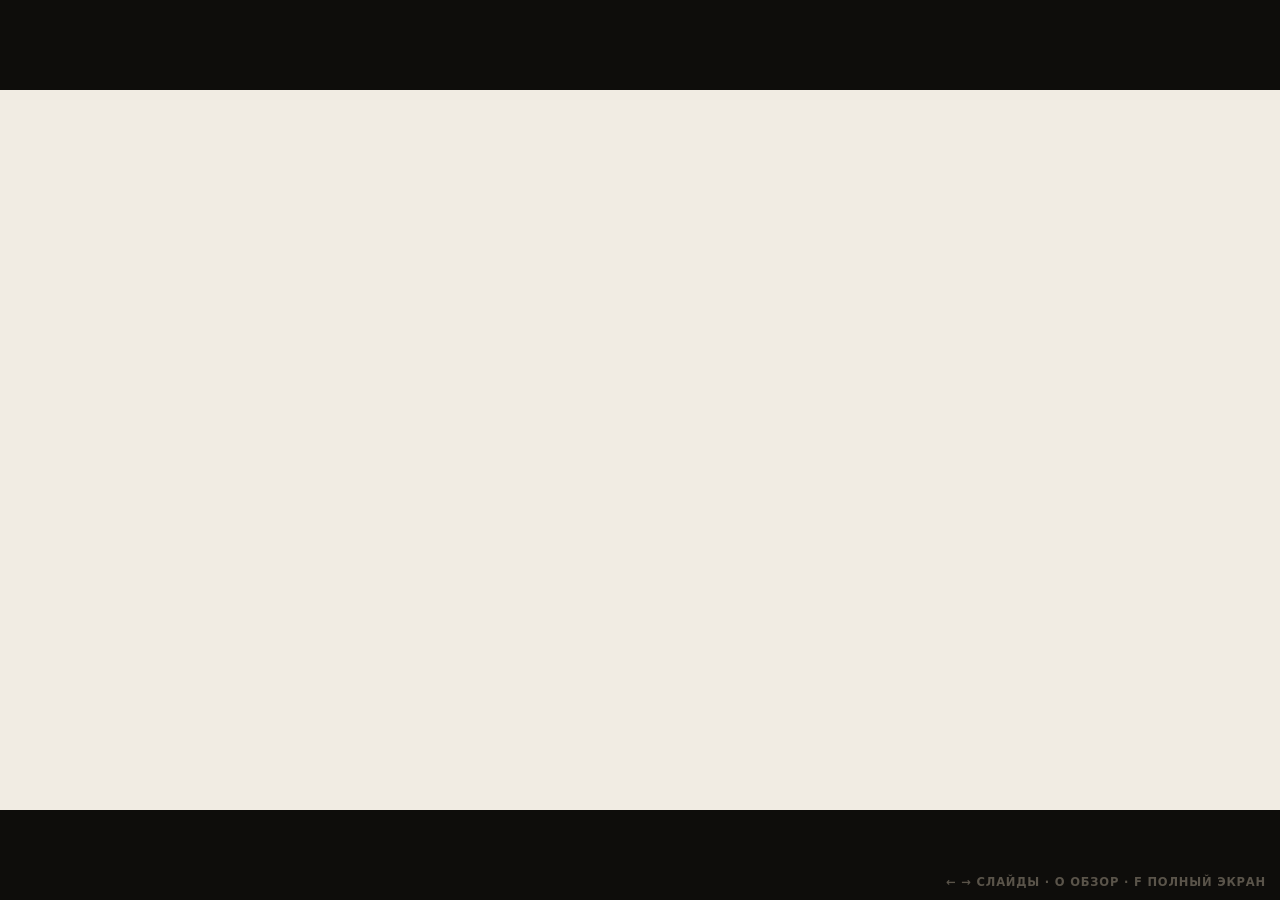
<file: src/deck.tpl.html>
<!doctype html>
<html lang="ru">
<head>
<meta charset="utf-8">
<meta name="viewport" content="width=device-width,initial-scale=1">
<title>Геймдев · Такт 2 — объекты конкуренции и бутылочные горлышки</title>
<style>
/*FONTS*/

/* ============ токены ============ */
:root{
  --paper:#F1ECE3;      /* кремовая бумага — основной фон */
  --paper-2:#E7E1D5;    /* вторая бумага, для полос и заливок */
  --tile:#FFFFFF;       /* плитки логотипов и карточки */
  --ink:#16140F;        /* текст, 15:1 к бумаге */
  --muted:#6B6558;      /* вторичный текст, 5.6:1 к бумаге */
  --hair:#D3CCBE;       /* линейки */
  --jet:#14130F;        /* полноэкранные тёмные слайды */
  --flame:#F26A1B;      /* единственный акцент */
  --flame-ink:#B34405;  /* оранжевый для мелкого текста на бумаге, 4.8:1 */
  --sage:#DCE2D9;       /* мягкая карточка */
  --f:'Onest','Segoe UI',system-ui,-apple-system,sans-serif;
}

*{box-sizing:border-box;margin:0;padding:0}
html,body{height:100%;background:#0E0D0B;overflow:hidden}
body{font-family:var(--f);color:var(--ink);-webkit-font-smoothing:antialiased}

/* ============ сцена 16:9 ============ */
#stage{position:fixed;inset:0;overflow:hidden;background:#0E0D0B}
#deck{position:absolute;left:50%;top:50%;width:1600px;height:900px;
  transform:translate(-50%,-50%) scale(var(--s,1));transform-origin:center center;
  background:var(--paper);overflow:hidden}

/* ============ слайд ============ */
.s{position:absolute;inset:0;z-index:3;padding:62px 78px 66px;
  opacity:0;visibility:hidden;pointer-events:none;
  display:flex;flex-direction:column;background:var(--paper)}
.s.live{opacity:1;visibility:visible;pointer-events:auto}
.s.dark{background:var(--jet);color:var(--paper)}
.s.hot{background:var(--flame);color:var(--ink)}

/* верхняя строка: пилюля слева, счётчик справа */
.top{display:flex;justify-content:space-between;align-items:center;margin-bottom:34px;flex:none}
/* на слайдах с прижатым/центрированным контентом шапка всё равно держится сверху */
.cover .top,.sec .top{margin-bottom:auto}
.pill{display:inline-flex;align-items:center;height:36px;padding:0 20px;border-radius:999px;
  border:2px solid var(--ink);font-size:14.5px;font-weight:700;letter-spacing:.08em;
  text-transform:uppercase;white-space:nowrap}
.dark .pill{border-color:rgba(241,236,227,.42);color:var(--paper)}
.hot .pill{border-color:rgba(22,20,15,.5)}
.cnt{font-size:15px;font-weight:600;color:var(--muted);font-variant-numeric:tabular-nums;letter-spacing:.04em}
.dark .cnt{color:rgba(241,236,227,.55)}
.hot .cnt{color:rgba(22,20,15,.62)}

/* ============ типографика ============ */
h1{font-weight:900;letter-spacing:-.035em;line-height:1.0;text-transform:uppercase}
h2{font-weight:800;font-size:62px;letter-spacing:-.03em;line-height:1.02}
h3{font-weight:700;font-size:21px;letter-spacing:-.012em;line-height:1.2}
p{font-size:24px;line-height:1.46;max-width:60ch}
.lede{font-size:31px;line-height:1.34;font-weight:400}
.mut{color:var(--muted)}
.dark .mut{color:rgba(241,236,227,.66)}
.hot .mut{color:rgba(22,20,15,.72)}
strong{font-weight:700}
b{font-weight:700}
.ob{color:var(--flame-ink);font-weight:600}       /* объект конкуренции */
.dark .ob,.hot .ob{color:var(--flame)}
.dark .ob{color:#FF8B3D}
.hot .ob{color:var(--ink);text-decoration:underline;text-underline-offset:4px;text-decoration-thickness:2px}

/* появление */
.r{opacity:0;transform:translateY(12px)}
.s.live .r{animation:rise .46s cubic-bezier(.22,.75,.2,1) forwards;animation-delay:calc(var(--i,0)*58ms + 90ms)}
@keyframes rise{to{opacity:1;transform:none}}

/* ============ обложка ============ */
.cover{justify-content:flex-end;overflow:hidden}
.cover h1{font-size:150px;line-height:1.0;padding-top:.02em}
.cover .sub{font-size:33px;font-weight:500;line-height:1.28;margin-top:26px;max-width:30ch}
.cover .meta-b{display:flex;gap:52px;margin-top:44px;padding-top:26px;
  border-top:2px solid rgba(22,20,15,.28);font-size:18px;font-weight:700;letter-spacing:.02em}
.rays{position:absolute;right:-190px;top:-230px;width:720px;height:720px;opacity:.5;pointer-events:none}

/* ============ разделитель раздела ============ */
.sec{justify-content:center}
.sec .huge{position:absolute;right:78px;top:44px;font-size:250px;font-weight:900;
  letter-spacing:-.05em;line-height:.8;color:var(--flame)}
.sec h1{font-size:104px;max-width:14ch}
.sec .note{margin-top:30px;font-size:24px;line-height:1.5;max-width:52ch;color:rgba(241,236,227,.72)}

/* ============ карта уровней ============ */
.map{flex:1;display:flex;flex-direction:column;gap:7px;min-height:0}
.lvl{display:grid;grid-template-columns:58px 250px 1fr auto;align-items:center;gap:0 24px;
  background:var(--tile);border-radius:14px;padding:8px 22px 8px 16px;flex:1;min-height:0}
.lvl .no{font-size:24px;font-weight:800;color:var(--muted);font-variant-numeric:tabular-nums;
  text-align:center;letter-spacing:-.02em}
.lvl .nm{font-size:26px;font-weight:800;letter-spacing:-.025em;line-height:1.08}
.lvl .oj{font-size:24px;font-weight:600;color:var(--flame-ink);line-height:1.18}
.lvl .who{display:flex;align-items:center;gap:20px;justify-content:flex-end;min-width:322px}
.lvl .who .ic{width:46px;height:46px;flex:none}
.lvl .who .txt{font-size:15.5px;color:var(--muted);line-height:1.26;text-align:right;max-width:150px}
.lvl.neck{background:var(--jet)}
.lvl.neck .nm{color:var(--flame)}
.lvl.neck .no{color:rgba(242,106,27,.75)}
.lvl.neck .oj{color:#FF9A52}
.lvl.neck .who .txt{color:rgba(241,236,227,.62)}
.maphead{display:grid;grid-template-columns:58px 250px 1fr auto;gap:0 24px;padding:0 22px 10px 16px;
  font-size:13.5px;font-weight:700;letter-spacing:.1em;text-transform:uppercase;color:var(--muted);flex:none}
.maphead span:last-child{min-width:322px;text-align:right}

/* ============ логотипы ============ */
.ic{fill:currentColor}
.lvl.neck .who .ic{color:var(--paper)!important}

/* ============ состояния строк карты: 1.5 и 2 ============ */
.lvl{position:relative}
.lvl .tag{display:inline-block;margin-left:12px;padding:3px 10px;border-radius:999px;font-size:12.5px;
  font-weight:700;letter-spacing:.03em;vertical-align:middle;white-space:nowrap}
.lvl.grow{box-shadow:inset 4px 0 0 var(--flame)}
.lvl.grow .tag{background:#F9DFCB;color:var(--flame-ink)}
.lvl.shrink{opacity:.62;background:var(--paper-2)}
.lvl.shrink .nm{text-decoration:line-through;text-decoration-thickness:2px;text-decoration-color:var(--flame)}
.lvl.shrink .tag{background:var(--hair);color:var(--ink)}
.lvl.merged{box-shadow:inset 4px 0 0 var(--ink);background:#FBF9F4}
.lvl.merged .tag{background:var(--ink);color:var(--paper)}
.lvl.neck .tag{background:rgba(242,106,27,.22);color:#FF9A52}
/* карты 1.5 и 2: двухстрочные названия и подписи состояний требуют компактной строки */
.map.dyn{gap:6px}
.map.dyn .lvl{padding:5px 18px 5px 14px;gap:0 18px;grid-template-columns:50px 232px 1fr auto}
.map.dyn .lvl .no{font-size:19px}
.map.dyn .lvl .nm{font-size:20px;line-height:1.05}
.map.dyn .lvl .oj{font-size:19px;line-height:1.15;display:flex;flex-direction:column;align-items:flex-start;gap:4px}
.map.dyn .lvl .tag{margin-left:0;font-size:11.5px;padding:2px 9px;line-height:1.2}
.map.dyn .lvl .who .ic{width:36px;height:36px}
.map.dyn .lvl .who img.ic{height:32px!important;max-width:92px}
.map.dyn .lvl .who{gap:14px;min-width:300px}
.maplegend{display:flex;gap:26px;flex:none;margin-bottom:10px;font-size:13px;color:var(--muted)}
.maplegend i{display:inline-block;width:14px;height:14px;border-radius:4px;vertical-align:-2px;margin-right:7px}

/* ============ плитки логотипов ============ */
.wall{display:grid;gap:11px;flex:1;min-height:0}
.tile{background:var(--tile);border-radius:13px;display:flex;flex-direction:column;
  align-items:center;justify-content:center;gap:9px;padding:13px 8px;min-height:0}
.tile .ic{width:64px;height:64px;flex:none}
.tile .nmb{font-size:15px;font-weight:600;color:var(--muted);text-align:center;line-height:1.2}
.tile.wide{flex-direction:row;gap:14px;justify-content:flex-start;padding:15px 18px}
.tile.wide svg{width:34px;height:34px}
.tile.wide .nmb{text-align:left;font-size:14.5px;color:var(--ink);font-weight:700}
.wallgrp{display:flex;flex-direction:column;gap:12px;min-height:0}
.wallgrp .cap{font-size:17px;font-weight:600;letter-spacing:.02em;color:var(--ink);flex:none;line-height:1.3}
.wallgrp .cap b{font-weight:900}
.wallgrp .cap em{font-style:normal;color:var(--flame-ink);font-weight:700}
.wallgrp.hot .cap em{color:var(--ink)}
.wallgrp .grid{display:grid;gap:9px;flex:1;min-height:0}

/* ============ пайплайн: шаги со стрелками ============ */
.pipe{display:flex;align-items:stretch;gap:0;flex:1;min-height:0;margin-top:8px}
/* цепочка без иконок — шаги по контенту и по центру полосы */
.pipe.compact{align-items:center}
.pipe .st{flex:1;min-width:0;background:var(--tile);border-radius:16px;padding:24px 22px;
  display:flex;flex-direction:column}
.pipe .st.last{background:var(--flame)}
/* шаг без иконки — контент по центру, иначе низ пустует */
.pipe .st.mid{justify-content:center;align-self:center}
.pipe .st.mid h5{margin-top:0}
.pipe .st .no{font-size:13px;font-weight:800;letter-spacing:.1em;color:var(--flame-ink);margin-bottom:14px}
.pipe .st.last .no{color:rgba(22,20,15,.7)}
.pipe .st .badge{width:96px;height:96px;margin-bottom:auto;flex:none}
.pipe .st .ui{width:52px;height:52px}
.pipe .st.last .ui{stroke:var(--ink)}
.pipe .st .badge + h5{margin-top:16px}
.pipe .st h5{font-size:20px;font-weight:800;letter-spacing:-.02em;line-height:1.12;margin:16px 0 8px}
.pipe .st p{font-size:15px;line-height:1.32;color:var(--muted);max-width:none}
.pipe .st.last p{color:rgba(22,20,15,.78)}
.pipe .ar{flex:0 0 34px;display:flex;align-items:center;justify-content:center}
.pipe .ar::after{content:"";width:0;height:0;border:9px solid transparent;border-left:12px solid var(--flame)}

/* ============ платформа против витрины ============ */
.pvs{background:var(--tile);border-radius:16px;padding:22px 28px;margin-top:18px;
     font-size:21px;line-height:1.4;color:var(--muted)}
.pvs b{color:var(--ink);font-weight:700}

/* ============ смысловые иконки ============ */
/* иконка — иллюстрация в круглом бейдже, а не буллит */
.badge{width:150px;height:150px;border-radius:50%;background:var(--paper-2);display:grid;
    place-items:center;flex:none}
.card.dark .badge{background:rgba(241,236,227,.1)}
.card.sage .badge{background:rgba(255,255,255,.72)}
.card.hot .badge{background:rgba(22,20,15,.12)}
.ui{width:84px;height:84px;flex:none;stroke:var(--flame);stroke-width:1.5;fill:none;
    stroke-linecap:round;stroke-linejoin:round}
.card.dark .ui{stroke:var(--flame)}
.card.hot .ui{stroke:var(--ink)}
.ui.big{width:76px;height:76px;stroke-width:1.9}

/* ============ сравнение двух этажей ============ */
.vs{display:grid;grid-template-columns:1fr 48px 1fr;align-items:stretch;gap:0;
    background:var(--tile);border-radius:14px;padding:15px 24px}
.vs .side{display:flex;flex-direction:column;justify-content:center}
.vs .side .lb{font-size:12.5px;font-weight:700;letter-spacing:.09em;text-transform:uppercase;
    color:var(--muted);margin-bottom:6px}
.vs .side .tx{font-size:19px;line-height:1.28;font-weight:600}
.vs .side .tx em{font-style:normal;color:var(--flame-ink)}
.vs .mid{display:flex;align-items:center;justify-content:center;font-size:24px;
    font-weight:900;color:var(--flame)}

/* ============ стена логотипов: группы как отдельные панели ============ */
.wallgrp{background:var(--paper-2);border-radius:16px;padding:18px 20px 20px}
.wallgrp.hot{background:#F9DFCB}
.tile.mark{outline:3px solid var(--flame);outline-offset:-3px}
.tile.mark .nmb{color:var(--flame-ink);font-weight:800}

/* ============ карточки ============ */
.cards{display:grid;gap:15px}
.cards > *{min-width:0}
.card *{min-width:0}
/* только прямой потомок слайда растёт: вложенные сетки остаются по контенту */
.s > .cards{flex:1;min-height:0}
/* карточки не растягиваются на всю высоту: короткий текст в высокой карточке
   оставлял пустоты сверху и снизу. Ряд карточек центрируется в кадре целиком */
.s > .cards{align-items:stretch;grid-auto-rows:minmax(0,1fr)}
.col{display:flex;flex-direction:column;gap:14px;min-height:0;justify-content:center}
/* карточки колонки по контенту, центрируется вся колонка — иначе текст режется */
.col > .card{flex:0 0 auto;justify-content:flex-start;padding:20px 26px}
.col > .card > .anchor{margin-bottom:10px}
.col > .card > h4{margin-bottom:8px}
.col > .card > .kn{margin-bottom:10px}
.s > .cards > .card{min-height:0}
/* якорь карточки (иконка, метка, ряд логотипов) держится сверху, текст уходит вниз —
   карточка заполняет ряд без пустот посередине */
/* якорь карточки — один блок сверху, текст прижат к низу */
.card > .anchor{margin-bottom:22px}
.card > .anchor > .kn{margin-bottom:14px}
.card > .anchor > .logos + .kn,.card > .anchor > .badge + .kn{margin-top:14px;margin-bottom:0}
.card.mid > .anchor{margin-bottom:22px}
.card > .badge,.card > .kn,.card > .logos{margin-bottom:auto}
.card.mid{justify-content:center}
.card.mid > .badge,.card.mid > .kn,.card.mid > .logos{margin-bottom:22px}
.logos{display:flex;gap:18px;flex-wrap:wrap}
.logos .ic{width:86px!important;height:86px!important}
.logos.solo{justify-content:flex-start}
.logos.solo .ic{width:170px!important;height:170px!important}
.badge .ic{width:104px!important;height:104px!important}
/* растровые логотипы: высота фиксирована, ширина по пропорции */
img.ic{width:auto!important;object-fit:contain;display:block}
.lvl .who img.ic{height:40px!important;max-width:104px}
.tile img.ic{height:52px!important;max-width:150px}
.badge img.ic{height:72px!important;max-width:132px}
.logos img.ic{height:54px!important;max-width:150px}
.s > h2{margin-bottom:28px}
.vs{justify-content:center}
.c2{grid-template-columns:1fr 1fr}
.c3{grid-template-columns:repeat(3,1fr)}
.c4{grid-template-columns:repeat(4,1fr)}
.card{background:var(--tile);border-radius:16px;padding:28px 30px;display:flex;flex-direction:column;min-width:0}
.card.sage{background:var(--sage)}
.card.dark{background:var(--jet);color:var(--paper)}
.card.dark .mut{color:rgba(241,236,227,.7)}
.card.hot{background:var(--flame)}
.card h4{font-size:30px;font-weight:800;letter-spacing:-.024em;line-height:1.1;margin-bottom:14px}
/* один ряд — одна высота заголовка, иначе абзацы не выстраиваются по базовой линии */
.cards.c3 > .card > h4{min-height:2.2em}
/* блок карточки центрируется целиком: заголовки встают на одну линию */
.s > .cards.c3 > .card{justify-content:center}
.card p{font-size:23px;line-height:1.42;color:var(--muted)}
.card.dark p{color:rgba(241,236,227,.74)}
.card.hot p{color:rgba(22,20,15,.8)}
.card p+p{margin-top:9px}
.card .kn{font-size:14.5px;font-weight:700;letter-spacing:.09em;text-transform:uppercase;
  color:var(--flame-ink);margin-bottom:12px}
.card.dark .kn{color:var(--flame)}

/* списки */
ul{list-style:none}
li{position:relative;padding-left:30px;font-size:24px;line-height:1.4;margin-bottom:16px}
li::before{content:"";position:absolute;left:0;top:.5em;width:13px;height:13px;border-radius:50%;
  background:var(--flame)}
.dark li::before{background:var(--flame)}

/* ============ крупные числа ============ */
.figs{display:grid;grid-template-columns:repeat(3,1fr);gap:0}
.fig{padding-right:34px}
.fig+.fig{padding-left:34px;border-left:1.5px solid var(--hair)}
.dark .fig+.fig{border-left-color:rgba(241,236,227,.2)}
.fig .n{font-size:108px;font-weight:900;letter-spacing:-.05em;line-height:.88;color:var(--flame-ink)}
.dark .fig .n{color:var(--flame)}
.fig .l{font-size:20px;line-height:1.38;color:var(--muted);margin-top:16px}
.dark .fig .l{color:rgba(241,236,227,.7)}

/* ============ до / после ============ */
.ba{flex:1;display:flex;flex-direction:column;gap:7px;min-height:0}
.barow{display:grid;grid-template-columns:1fr 34px 1.32fr;align-items:center;gap:0 18px;
  background:var(--tile);border-radius:12px;padding:11px 20px;flex:1;min-height:0}
.barow .was{font-size:16.5px;color:var(--muted);text-decoration:line-through;
  text-decoration-color:var(--hair);text-decoration-thickness:1.5px}
.barow .ar{color:var(--flame);font-weight:800;font-size:19px;text-align:center}
.barow .now{font-size:17.5px;line-height:1.34}
.barow .now b{font-weight:700}

/* ============ цепочка отказов ============ */
.chain{flex:1;display:grid;grid-template-columns:repeat(4,1fr);gap:13px;min-height:0}
.ch{background:var(--tile);border-radius:15px;padding:22px;display:flex;flex-direction:column}
.ch.dead{background:var(--jet);color:var(--paper)}
.ch h4{font-size:26px;font-weight:800;letter-spacing:-.022em;line-height:1.12;margin-bottom:14px}
.ch.dead h4{color:var(--flame)}
.ch p{font-size:21px;line-height:1.4;color:var(--muted)}
.ch.dead p{color:rgba(241,236,227,.74)}
.ch .verd{margin-top:auto;padding-top:18px;font-size:21px;font-weight:800;line-height:1.2}
.ch.dead .verd{color:var(--flame)}

/* ============ воронка-горлышко ============ */
/* воронка: конус клип-путём, горло и подписи — обычный текст */
.fn{flex:1;display:flex;flex-direction:column;align-items:center;justify-content:center;gap:0;min-height:0}
.fn .cap{font-size:12px;font-weight:700;letter-spacing:.14em;color:var(--muted);margin-bottom:16px}
.fn .cone{width:100%;height:236px;background:var(--paper-2);position:relative;flex:none;
  clip-path:polygon(0 0,100% 0,58% 100%,42% 100%)}
.fn .cone i{position:absolute;left:0;right:0;height:2px;background:var(--tile)}
.fn .neck{width:16%;background:var(--flame);padding:13px 0 11px;text-align:center;flex:none}
.fn .neck b{display:block;font-size:29px;font-weight:900;letter-spacing:-.03em;line-height:1}
.fn .neck s{display:block;text-decoration:none;font-size:10px;font-weight:700;
  letter-spacing:.12em;color:rgba(22,20,15,.72);margin-top:3px}
.fn .arw{width:3px;height:34px;background:var(--flame);flex:none;position:relative}
.fn .arw::after{content:"";position:absolute;left:50%;bottom:-11px;transform:translateX(-50%);
  border:8px solid transparent;border-top:12px solid var(--flame)}
.fn .out{margin-top:20px;font-size:15px;font-weight:800;letter-spacing:.06em}

/* ============ источники ============ */
.srcgrid{flex:1;min-height:0;display:grid;grid-template-columns:1fr 1fr;gap:0 22px;align-content:start}
.srcgrid .hd{font-size:11.5px;font-weight:700;letter-spacing:.09em;text-transform:uppercase;
  color:var(--muted);padding:0 0 7px;border-bottom:2px solid var(--hair)}
.srow{display:grid;grid-template-columns:1fr auto;gap:2px 14px;padding:7px 0;
  border-bottom:1px solid var(--hair);align-items:baseline}
.srow:last-child{border-bottom:none}
.srow .num{font-size:14px;font-weight:600;line-height:1.25;color:var(--ink)}
.srow .lnk{font-size:13px;font-weight:700;color:var(--flame-ink);text-decoration:underline;
  text-underline-offset:2px;white-space:nowrap}
.srow .whr{grid-column:1/-1;font-size:12px;color:var(--muted);line-height:1.2}

/* ============ глоссарий ============ */
.gl{flex:1;display:grid;grid-template-columns:1fr 1fr;gap:11px;min-height:0}
.gi{background:var(--tile);border-radius:14px;padding:20px 26px;display:flex;flex-direction:column;
    justify-content:center;min-height:0}
.gi dt{font-size:24px;font-weight:800;letter-spacing:-.022em;margin-bottom:8px}
.gi dd{font-size:19px;line-height:1.38;color:var(--muted)}

.mt{margin-top:auto}
.note{font-size:20px;line-height:1.46;color:var(--muted);max-width:112ch}
.dark .note{color:rgba(241,236,227,.66)}
.hot .note{color:rgba(22,20,15,.76)}
.after{margin-top:22px}

/* ============ переход ============ */
#wipe{position:absolute;inset:0;z-index:20;pointer-events:none;opacity:0;background:var(--flame)}
#wipe.go{animation:sweep .4s cubic-bezier(.62,0,.36,1)}
@keyframes sweep{
  0%{opacity:1;transform:scaleX(0);transform-origin:left center}
  48%{opacity:1;transform:scaleX(1);transform-origin:left center}
  52%{opacity:1;transform:scaleX(1);transform-origin:right center}
  100%{opacity:1;transform:scaleX(0);transform-origin:right center}
}
.s.in{animation:slidein .36s cubic-bezier(.22,.75,.2,1)}
@keyframes slidein{0%{opacity:0;transform:translateY(var(--dy,14px))}100%{opacity:1;transform:none}}

/* ============ обзор ============ */
#ov{position:fixed;inset:0;z-index:40;background:rgba(20,19,15,.97);display:none;
  grid-template-columns:repeat(5,1fr);gap:14px;padding:36px;overflow:auto;align-content:start}
#ov.on{display:grid}
.ovc{aspect-ratio:16/9;border-radius:11px;background:var(--paper);cursor:pointer;border:2px solid transparent;
  padding:13px;display:flex;flex-direction:column;justify-content:space-between;text-align:left;
  font-family:var(--f);transition:border-color .16s}
.ovc:hover,.ovc:focus-visible{border-color:var(--flame);outline:none}
.ovc.cur{border-color:var(--flame)}
.ovc .t{font-size:14px;font-weight:700;line-height:1.16;color:var(--ink)}
.ovc .i{font-size:12px;font-weight:600;color:var(--muted);font-variant-numeric:tabular-nums}

#help{position:fixed;right:14px;bottom:11px;z-index:30;font-size:11.5px;color:#5A544A;
  font-weight:600;letter-spacing:.07em;transition:opacity .5s;pointer-events:none}
#help.hide{opacity:0}
:focus-visible{outline:2px solid var(--flame);outline-offset:3px}

@media (prefers-reduced-motion:reduce){
  #wipe.go,.s.in{animation:none}
  .s.live .r{animation:none;opacity:1;transform:none}
}

/* ============ печать в PDF ============ */
@media print{
  @page{size:1600px 900px;margin:0}
  html,body{overflow:visible;height:auto;background:#fff}
  #stage{position:static;display:block}
  #deck{position:static;left:auto;top:auto;transform:none;width:1600px;height:auto;overflow:visible}
  #help,#ov,#wipe{display:none!important}
  .s{position:relative;inset:auto;width:1600px;height:900px;opacity:1!important;visibility:visible!important;
     page-break-after:always;break-after:page}
  .s:last-of-type{page-break-after:auto;break-after:auto}
  .s .r{opacity:1!important;transform:none!important;animation:none!important}
}
</style>
</head>
<body>

<div id="stage">
  <div id="deck"><!--SPRITE--><div id="wipe"></div><!--SLIDES--></div>
</div>

<div id="ov" role="dialog" aria-label="Все слайды" aria-modal="true"></div>
<div id="help">← → СЛАЙДЫ · O ОБЗОР · F ПОЛНЫЙ ЭКРАН</div>

<script>
(function(){
  'use strict';
  var deck=document.getElementById('deck');
  var slides=[].slice.call(deck.querySelectorAll('.s'));
  var wipe=document.getElementById('wipe');
  var ov=document.getElementById('ov');
  var help=document.getElementById('help');
  var cur=0, total=slides.length;
  var reduce=window.matchMedia('(prefers-reduced-motion:reduce)').matches;

  function fit(){
    deck.style.setProperty('--s', Math.min(window.innerWidth/1600, window.innerHeight/900));
  }
  window.addEventListener('resize',fit,{passive:true}); fit();

  function show(n,dir){
    n=Math.max(0,Math.min(total-1,n));
    if(n===cur && slides[cur].classList.contains('live')) return;
    slides[cur].classList.remove('live','in');
    cur=n;
    var el=slides[cur];
    el.classList.add('live');
    if(!reduce){
      el.style.setProperty('--dy',(dir<0?-14:14)+'px');
      void el.offsetWidth; el.classList.add('in');
      wipe.classList.remove('go'); void wipe.offsetWidth; wipe.classList.add('go');
    }
    var rs=el.querySelectorAll('.r'), i;
    for(i=0;i<rs.length;i++) rs[i].style.animation='none';
    void el.offsetWidth;
    for(i=0;i<rs.length;i++) rs[i].style.animation='';
    if(ov.classList.contains('on')) syncOv();
    try{ history.replaceState(null,'','#'+(cur+1)); }catch(e){}
  }
  var next=function(){ show(cur+1,1); };
  var prev=function(){ show(cur-1,-1); };

  function buildOv(){
    ov.innerHTML='';
    slides.forEach(function(s,i){
      var b=document.createElement('button');
      b.className='ovc'+(i===cur?' cur':'');
      b.innerHTML='<div class="t">'+(s.getAttribute('data-t')||'')+'</div>'+
                  '<div class="i">'+String(i+1).padStart(2,'0')+' / '+String(total).padStart(2,'0')+'</div>';
      b.addEventListener('click',function(){ toggleOv(false); show(i, i>cur?1:-1); });
      ov.appendChild(b);
    });
  }
  function syncOv(){ for(var i=0;i<ov.children.length;i++) ov.children[i].classList.toggle('cur', i===cur); }
  function toggleOv(on){
    var want=(on===undefined)?!ov.classList.contains('on'):on;
    ov.classList.toggle('on',want);
    if(want){ buildOv(); var c=ov.querySelector('.cur'); if(c) c.focus(); }
  }

  document.addEventListener('keydown',function(e){
    if(e.metaKey||e.ctrlKey||e.altKey) return;
    var k=e.key;
    if(ov.classList.contains('on')){
      if(k==='Escape'||k==='o'||k==='O'||k==='щ'||k==='Щ'){ e.preventDefault(); toggleOv(false); }
      return;
    }
    if(k==='ArrowRight'||k==='PageDown'||k===' '||k==='Enter'||k==='ArrowDown'){ e.preventDefault(); next(); }
    else if(k==='ArrowLeft'||k==='PageUp'||k==='ArrowUp'||k==='Backspace'){ e.preventDefault(); prev(); }
    else if(k==='Home'){ e.preventDefault(); show(0,-1); }
    else if(k==='End'){ e.preventDefault(); show(total-1,1); }
    else if(k==='o'||k==='O'||k==='щ'||k==='Щ'){ e.preventDefault(); toggleOv(); }
    else if(k==='f'||k==='F'||k==='а'||k==='А'){ e.preventDefault();
      if(document.fullscreenElement) document.exitFullscreen(); else document.documentElement.requestFullscreen(); }
  });

  document.getElementById('stage').addEventListener('click',function(e){
    if(ov.classList.contains('on')) return;
    (e.clientX < window.innerWidth*0.24) ? prev() : next();
  });
  var tx=0,ty=0;
  document.addEventListener('touchstart',function(e){ tx=e.changedTouches[0].clientX; ty=e.changedTouches[0].clientY; },{passive:true});
  document.addEventListener('touchend',function(e){
    var dx=e.changedTouches[0].clientX-tx, dy=e.changedTouches[0].clientY-ty;
    if(Math.abs(dx)>52 && Math.abs(dx)>Math.abs(dy)) (dx<0?next:prev)();
  },{passive:true});

  setTimeout(function(){ help.classList.add('hide'); },5200);

  // свой номер на каждом слайде — иначе в PDF на всех страницах стоит номер активного
  slides.forEach(function(s,i){
    var m=s.querySelector('.cnt');
    if(m) m.textContent=String(i+1).padStart(2,'0')+' / '+String(total).padStart(2,'0');
  });

  /* ── режим проверки вёрстки: ?qa=1 ──────────────────────────────────────
     Ловит то, что не видно на скриншоте бегло: обрезанный текст, элементы
     за пределами родителя и кадра, наложения. Результат кладётся в title,
     откуда его читает src/qa.py. */
  if(location.search.indexOf('qa')>=0){
    window.__qa=function(idx){
      show(idx-1,1);
      var el=slides[idx-1], deck=document.getElementById('deck').getBoundingClientRect(), bad=[];
      function box(n){ return n.getBoundingClientRect(); }
      var nodes=el.querySelectorAll('*');
      for(var i=0;i<nodes.length;i++){
        var n=nodes[i], isSvg=(n instanceof SVGElement);
        var nm=(typeof n.className==='string'&&n.className)?n.className:n.tagName;
        var b=box(n); if(b.width===0||b.height===0) continue;
        var st=getComputedStyle(n); if(st.visibility==='hidden'||st.opacity==='0') continue;
        // текст не помещается в свой бокс
        if(n.scrollHeight-n.clientHeight>2 && st.overflow!=='visible' && n.clientHeight>0)
          bad.push('обрезан текст: '+nm+' +'+(n.scrollHeight-n.clientHeight)+'px');
        // элемент вышел за кадр
        // декоративная векторная графика намеренно уходит за кадр — за рамку её не проверяем
        if(!isSvg&&(b.left<deck.left-1||b.right>deck.right+1||b.top<deck.top-1||b.bottom>deck.bottom+1))
          bad.push('за кадром: '+nm);
        // элемент вышел за карточку-родителя
        var p=n.parentElement;
        if(p&&p!==el){
          var ps=getComputedStyle(p);
          if((ps.overflow==='visible')&&(p.classList.contains('card')||p.classList.contains('st')||p.classList.contains('badge')||p.classList.contains('lvl')||p.classList.contains('oj'))){
            var pb=box(p);
            if(b.top<pb.top-1||b.bottom>pb.bottom+1||b.left<pb.left-1||b.right>pb.right+1)
              bad.push('вне карточки: '+nm+' в .'+(String(p.className).split(' ')[0]));
          }
        }
      }
      return bad;
    };
    window.__qaAll=function(){
      var out={};
      for(var i=1;i<=slides.length;i++){ var r=window.__qa(i); if(r.length) out[i]=r; }
      document.title='QA:'+JSON.stringify(out);
      return out;
    };
    setTimeout(function(){ window.__qaAll(); }, 900);
  }

  var start=parseInt((location.hash||'#1').slice(1),10);
  show(isNaN(start)?0:start-1, 1);
})();
</script>
</body>
</html>
</file>
